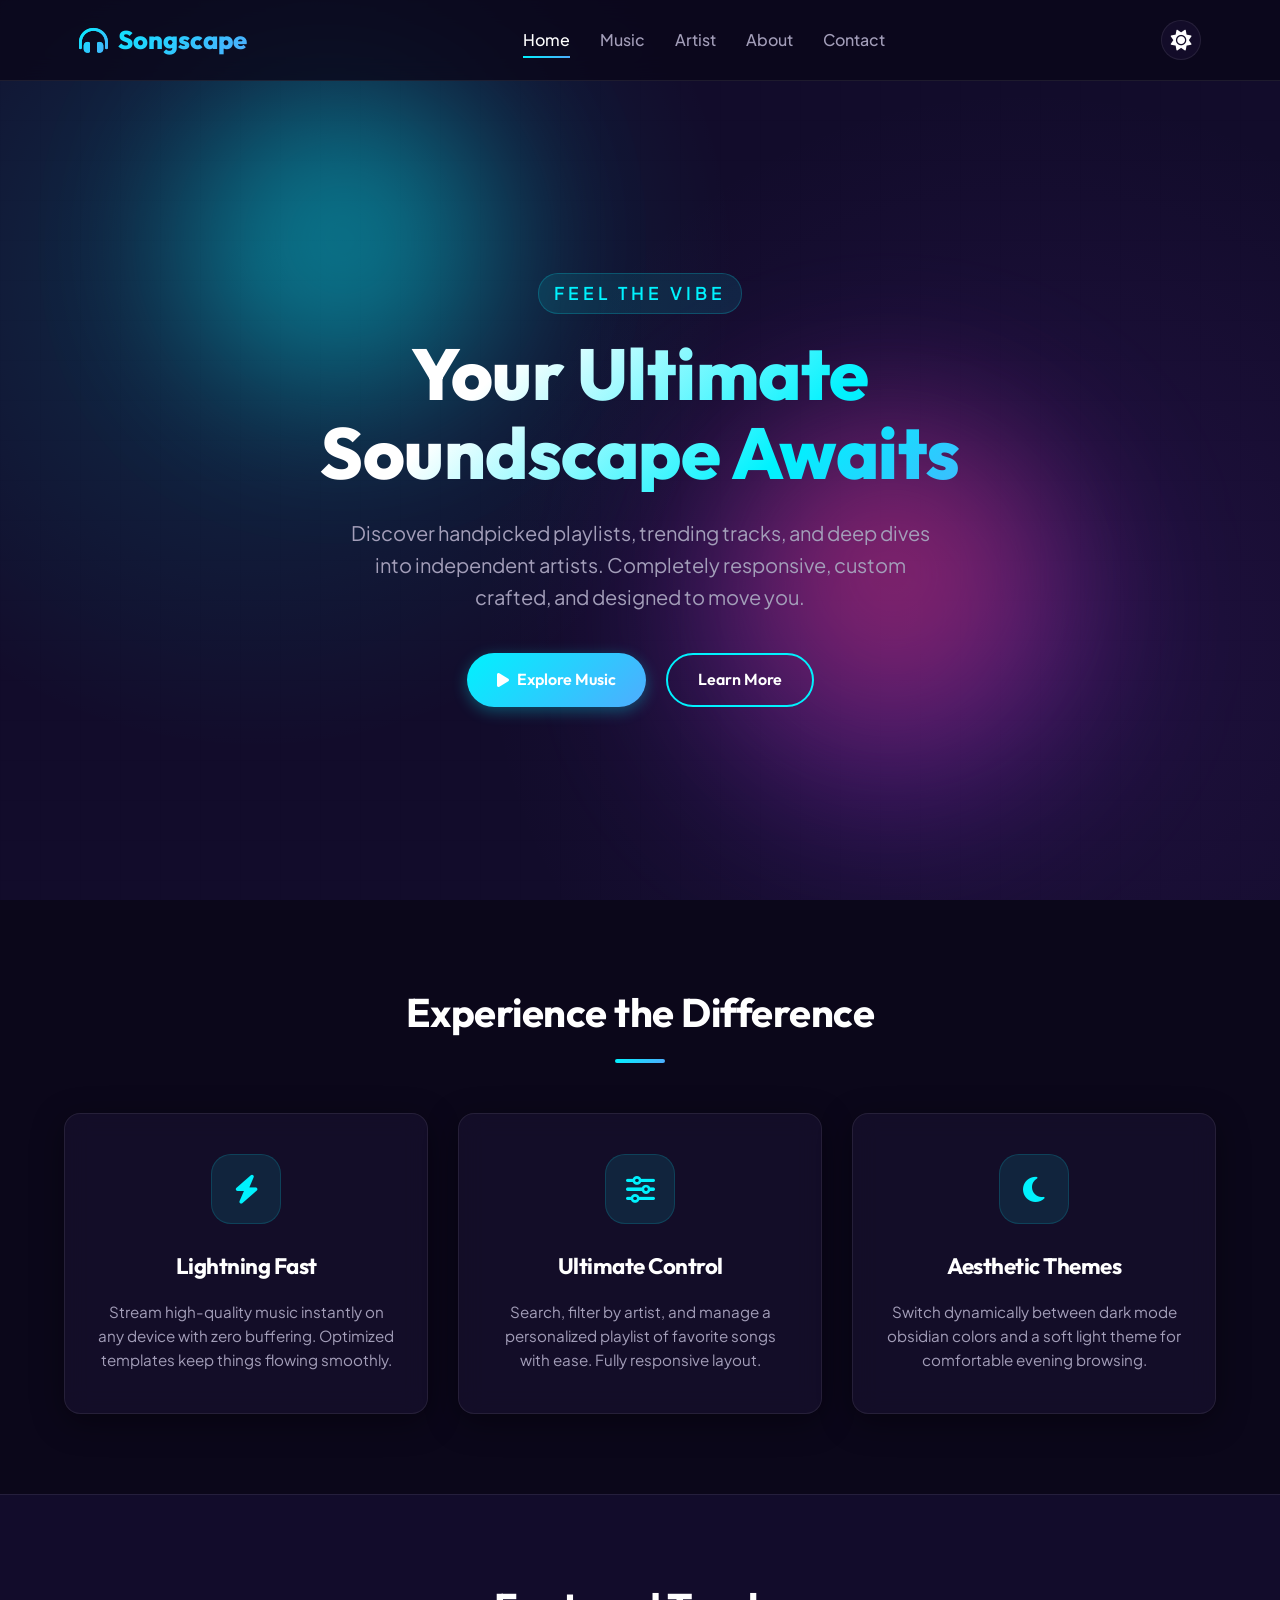
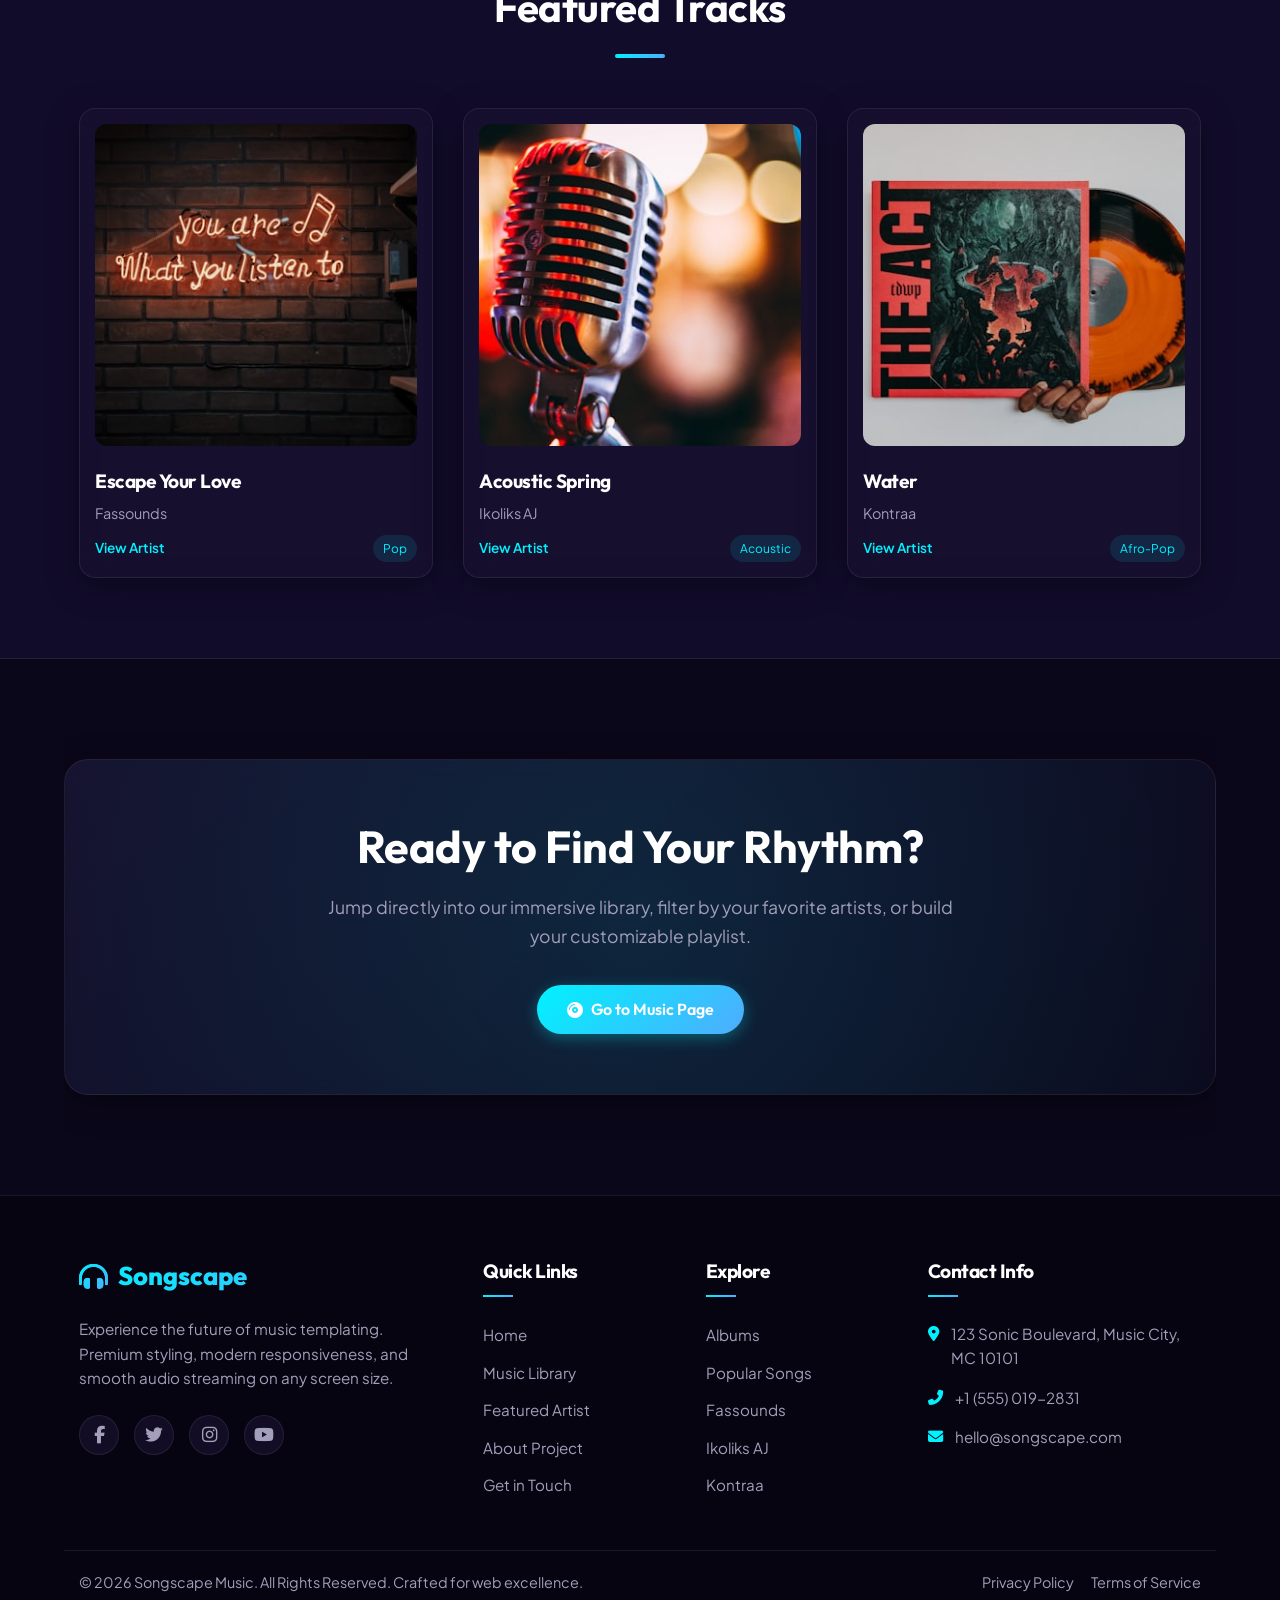
<file: index.html>
<!DOCTYPE html>
<html lang="en" data-theme="dark">
<head>
    <meta charset="UTF-8">
    <meta name="viewport" content="width=device-width, initial-scale=1.0">
    <meta name="description" content="Welcome to Songscape - A premium responsive music website template. Explore popular songs, album details, and artist bios.">
    <title>Songscape - Discover Your Sound</title>
    <!-- Font Awesome for Icons -->
    <link rel="stylesheet" href="https://cdnjs.cloudflare.com/ajax/libs/font-awesome/6.4.0/css/all.min.css">
    <!-- Global CSS -->
    <link rel="stylesheet" href="css/style.css">
    <!-- Home Page CSS -->
    <link rel="stylesheet" href="css/home.css">
</head>
<body>

    <!-- Header Navbar -->
    <header>
        <div class="container nav-container">
            <a href="index.html" class="logo">
                <i class="fas fa-headphones-alt"></i>
                <span>Songscape</span>
            </a>
            
            <nav class="nav-menu">
                <a href="index.html" class="nav-link">Home</a>
                <a href="music.html" class="nav-link">Music</a>
                <a href="artist.html" class="nav-link">Artist</a>
                <a href="about.html" class="nav-link">About</a>
                <a href="contact.html" class="nav-link">Contact</a>
            </nav>

            <div class="nav-actions">
                <button id="theme-toggle" class="theme-toggle-btn" aria-label="Toggle theme">
                    <i class="fas fa-sun"></i>
                </button>
                <button class="hamburger" aria-label="Open navigation menu">
                    <i class="fas fa-bars"></i>
                </button>
            </div>
        </div>
    </header>

    <!-- Main Content -->
    <main>
        <!-- Hero Banner Section -->
        <section class="hero">
            <div class="hero-bg">
                <div class="floating-orb orb-1"></div>
                <div class="floating-orb orb-2"></div>
                <div class="floating-orb orb-3"></div>
            </div>
            
            <div class="container hero-content">
                <span class="hero-tagline">Feel the Vibe</span>
                <h1 class="hero-title">Your Ultimate Soundscape Awaits</h1>
                <p class="hero-description">
                    Discover handpicked playlists, trending tracks, and deep dives into independent artists. Completely responsive, custom crafted, and designed to move you.
                </p>
                <div class="hero-buttons">
                    <a href="music.html" class="btn btn-primary">
                        <i class="fas fa-play"></i> Explore Music
                    </a>
                    <a href="about.html" class="btn btn-secondary">Learn More</a>
                </div>
            </div>
        </section>

        <!-- Feature Highlights Section -->
        <section class="section container">
            <h2 class="section-title">Experience the Difference</h2>
            <div class="features-grid">
                <!-- Feature 1 -->
                <div class="feature-card glass-card">
                    <div class="feature-icon">
                        <i class="fas fa-bolt"></i>
                    </div>
                    <h3>Lightning Fast</h3>
                    <p>Stream high-quality music instantly on any device with zero buffering. Optimized templates keep things flowing smoothly.</p>
                </div>
                <!-- Feature 2 -->
                <div class="feature-card glass-card">
                    <div class="feature-icon">
                        <i class="fas fa-sliders-h"></i>
                    </div>
                    <h3>Ultimate Control</h3>
                    <p>Search, filter by artist, and manage a personalized playlist of favorite songs with ease. Fully responsive layout.</p>
                </div>
                <!-- Feature 3 -->
                <div class="feature-card glass-card">
                    <div class="feature-icon">
                        <i class="fas fa-moon"></i>
                    </div>
                    <h3>Aesthetic Themes</h3>
                    <p>Switch dynamically between dark mode obsidian colors and a soft light theme for comfortable evening browsing.</p>
                </div>
            </div>
        </section>

        <!-- Featured Tracks Section -->
        <section class="section" style="background-color: var(--bg-secondary); border-top: 1px solid var(--border-color); border-bottom: 1px solid var(--border-color);">
            <div class="container">
                <h2 class="section-title">Featured Tracks</h2>
                
                <div class="featured-music-grid">
                    <!-- Song Card 1 -->
                    <div class="featured-card glass-card">
                        <div class="featured-img-container">
                            <img src="images/covers/retro_drive.jpg" alt="Escape Your Love" onerror="this.src='https://images.unsplash.com/photo-1614613535308-eb5fbd3d2c17?w=500&q=80'">
                            <div class="featured-overlay">
                                <a href="music.html?play=1" class="play-hover-btn" aria-label="Play song">
                                    <i class="fas fa-play"></i>
                                </a>
                            </div>
                        </div>
                        <div class="featured-info">
                            <h3>Escape Your Love</h3>
                            <p>Fassounds</p>
                            <div class="featured-action">
                                <a href="artist.html?id=1" class="view-artist-btn">View Artist</a>
                                <span class="badge" style="background: rgba(var(--accent-rgb), 0.1); padding: 4px 10px; border-radius: 20px; font-size: 0.75rem; color: var(--accent);">Pop</span>
                            </div>
                        </div>
                    </div>

                    <!-- Song Card 2 -->
                    <div class="featured-card glass-card">
                        <div class="featured-img-container">
                            <img src="images/covers/acoustic_whispers.jpg" alt="Acoustic Spring" onerror="this.src='https://images.unsplash.com/photo-1511671782779-c97d3d27a1d4?w=500&q=80'">
                            <div class="featured-overlay">
                                <a href="music.html?play=2" class="play-hover-btn" aria-label="Play song">
                                    <i class="fas fa-play"></i>
                                </a>
                            </div>
                        </div>
                        <div class="featured-info">
                            <h3>Acoustic Spring</h3>
                            <p>Ikoliks AJ</p>
                            <div class="featured-action">
                                <a href="artist.html?id=2" class="view-artist-btn">View Artist</a>
                                <span class="badge" style="background: rgba(var(--accent-rgb), 0.1); padding: 4px 10px; border-radius: 20px; font-size: 0.75rem; color: var(--accent);">Acoustic</span>
                            </div>
                        </div>
                    </div>

                    <!-- Song Card 3 -->
                    <div class="featured-card glass-card">
                        <div class="featured-img-container">
                            <img src="images/covers/nebula_dream.jpg" alt="Water" onerror="this.src='https://images.unsplash.com/photo-1508700115892-45ecd05ae2ad?w=500&q=80'">
                            <div class="featured-overlay">
                                <a href="music.html?play=3" class="play-hover-btn" aria-label="Play song">
                                    <i class="fas fa-play"></i>
                                </a>
                            </div>
                        </div>
                        <div class="featured-info">
                            <h3>Water</h3>
                            <p>Kontraa</p>
                            <div class="featured-action">
                                <a href="artist.html?id=3" class="view-artist-btn">View Artist</a>
                                <span class="badge" style="background: rgba(var(--accent-rgb), 0.1); padding: 4px 10px; border-radius: 20px; font-size: 0.75rem; color: var(--accent);">Afro-Pop</span>
                            </div>
                        </div>
                    </div>
                </div>
            </div>
        </section>

        <!-- CTA Section -->
        <section class="section container cta">
            <div class="cta-card glass-card">
                <div class="cta-content">
                    <h2>Ready to Find Your Rhythm?</h2>
                    <p>Jump directly into our immersive library, filter by your favorite artists, or build your customizable playlist.</p>
                    <a href="music.html" class="btn btn-primary">
                        <i class="fas fa-compact-disc"></i> Go to Music Page
                    </a>
                </div>
            </div>
        </section>
    </main>

    <!-- Footer -->
    <footer>
        <div class="container footer-grid">
            <div class="footer-brand">
                <a href="index.html" class="logo">
                    <i class="fas fa-headphones-alt"></i>
                    <span>Songscape</span>
                </a>
                <p>Experience the future of music templating. Premium styling, modern responsiveness, and smooth audio streaming on any screen size.</p>
                <div class="footer-socials">
                    <a href="#" aria-label="Facebook"><i class="fab fa-facebook-f"></i></a>
                    <a href="#" aria-label="Twitter"><i class="fab fa-twitter"></i></a>
                    <a href="#" aria-label="Instagram"><i class="fab fa-instagram"></i></a>
                    <a href="#" aria-label="Youtube"><i class="fab fa-youtube"></i></a>
                </div>
            </div>
            
            <div class="footer-col">
                <h4>Quick Links</h4>
                <ul class="footer-links">
                    <li><a href="index.html">Home</a></li>
                    <li><a href="music.html">Music Library</a></li>
                    <li><a href="artist.html">Featured Artist</a></li>
                    <li><a href="about.html">About Project</a></li>
                    <li><a href="contact.html">Get in Touch</a></li>
                </ul>
            </div>

            <div class="footer-col">
                <h4>Explore</h4>
                <ul class="footer-links">
                    <li><a href="music.html">Albums</a></li>
                    <li><a href="music.html">Popular Songs</a></li>
                    <li><a href="artist.html?id=1">Fassounds</a></li>
                    <li><a href="artist.html?id=2">Ikoliks AJ</a></li>
                    <li><a href="artist.html?id=3">Kontraa</a></li>
                </ul>
            </div>

            <div class="footer-col">
                <h4>Contact Info</h4>
                <ul class="footer-contact-info">
                    <li>
                        <i class="fas fa-map-marker-alt"></i>
                        <span>123 Sonic Boulevard, Music City, MC 10101</span>
                    </li>
                    <li>
                        <i class="fas fa-phone-alt"></i>
                        <span>+1 (555) 019-2831</span>
                    </li>
                    <li>
                        <i class="fas fa-envelope"></i>
                        <span>hello@songscape.com</span>
                    </li>
                </ul>
            </div>
        </div>

        <div class="container footer-bottom">
            <p>&copy; 2026 Songscape Music. All Rights Reserved. Crafted for web excellence.</p>
            <div class="footer-bottom-links">
                <a href="#" style="margin-right: 15px;">Privacy Policy</a>
                <a href="#">Terms of Service</a>
            </div>
        </div>
    </footer>

    <!-- Shared Main JavaScript -->
    <script src="js/main.js"></script>
</body>
</html>
</file>
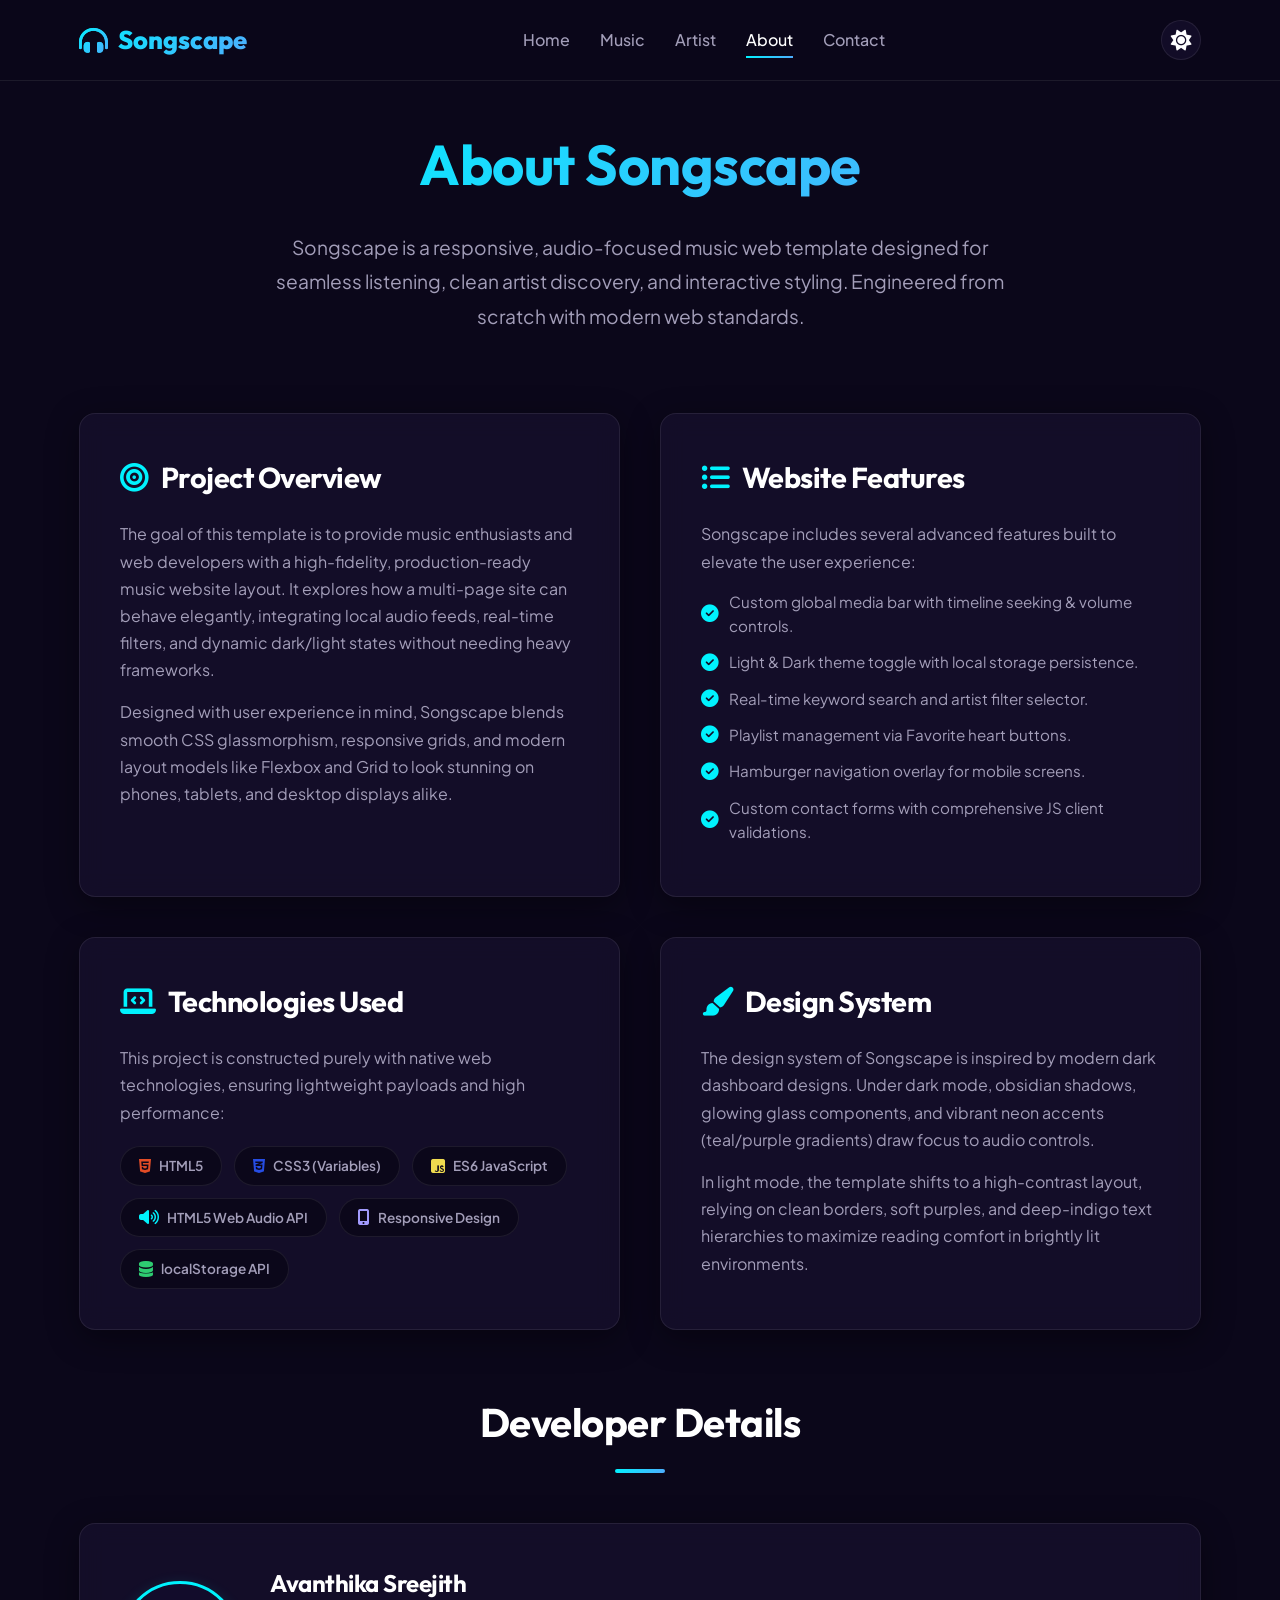
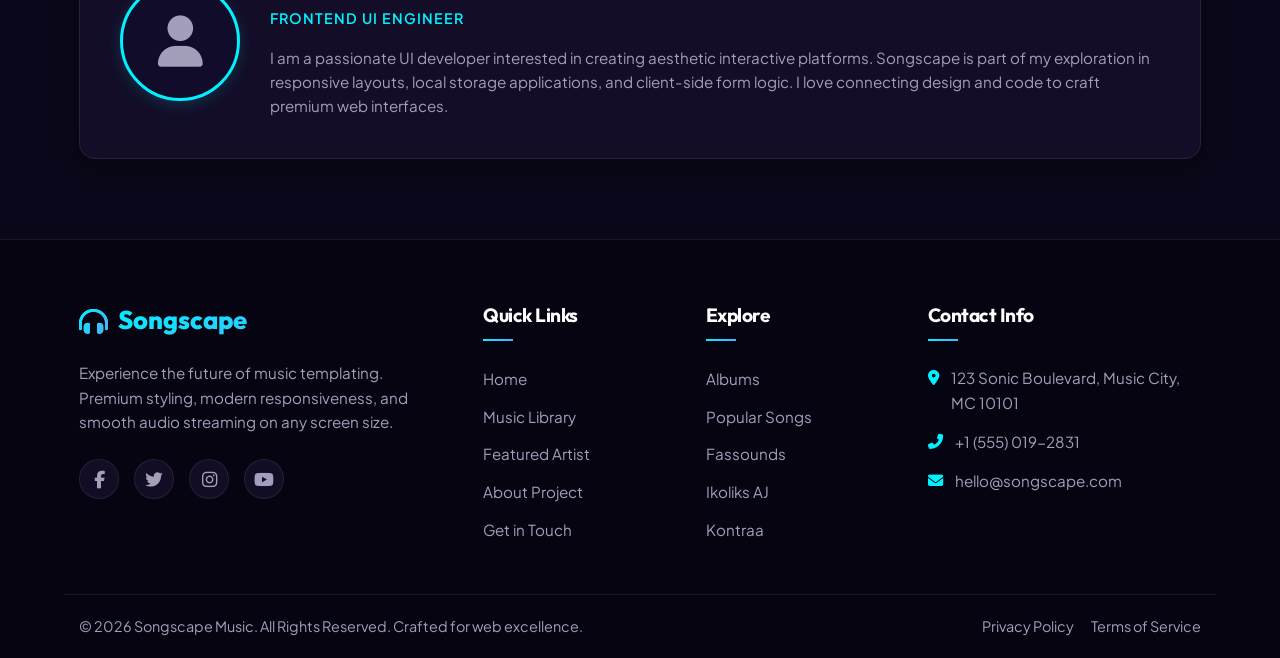
<file: about.html>
<!DOCTYPE html>
<html lang="en" data-theme="dark">
<head>
    <meta charset="UTF-8">
    <meta name="viewport" content="width=device-width, initial-scale=1.0">
    <meta name="description" content="About Songscape - Learn more about our web project, design guidelines, streaming features, technologies used, and the development team.">
    <title>Songscape - About Project</title>
    <!-- Font Awesome for Icons -->
    <link rel="stylesheet" href="https://cdnjs.cloudflare.com/ajax/libs/font-awesome/6.4.0/css/all.min.css">
    <!-- Global CSS -->
    <link rel="stylesheet" href="css/style.css">
    <!-- About Page CSS -->
    <link rel="stylesheet" href="css/about.css">
</head>
<body>

    <!-- Header Navbar -->
    <header>
        <div class="container nav-container">
            <a href="index.html" class="logo">
                <i class="fas fa-headphones-alt"></i>
                <span>Songscape</span>
            </a>
            
            <nav class="nav-menu">
                <a href="index.html" class="nav-link">Home</a>
                <a href="music.html" class="nav-link">Music</a>
                <a href="artist.html" class="nav-link">Artist</a>
                <a href="about.html" class="nav-link">About</a>
                <a href="contact.html" class="nav-link">Contact</a>
            </nav>

            <div class="nav-actions">
                <button id="theme-toggle" class="theme-toggle-btn" aria-label="Toggle theme">
                    <i class="fas fa-sun"></i>
                </button>
                <button class="hamburger" aria-label="Open navigation menu">
                    <i class="fas fa-bars"></i>
                </button>
            </div>
        </div>
    </header>

    <!-- Main Content -->
    <main class="about-layout">
        <div class="container">
            
            <!-- Hero section -->
            <div class="about-hero">
                <h1>About Songscape</h1>
                <p>Songscape is a responsive, audio-focused music web template designed for seamless listening, clean artist discovery, and interactive styling. Engineered from scratch with modern web standards.</p>
            </div>

            <!-- Two-column grid -->
            <div class="about-grid">
                <!-- Card 1: Project Overview -->
                <div class="about-card glass-card">
                    <h2><i class="fas fa-bullseye"></i> Project Overview</h2>
                    <p>The goal of this template is to provide music enthusiasts and web developers with a high-fidelity, production-ready music website layout. It explores how a multi-page site can behave elegantly, integrating local audio feeds, real-time filters, and dynamic dark/light states without needing heavy frameworks.</p>
                    <p>Designed with user experience in mind, Songscape blends smooth CSS glassmorphism, responsive grids, and modern layout models like Flexbox and Grid to look stunning on phones, tablets, and desktop displays alike.</p>
                </div>

                <!-- Card 2: Features -->
                <div class="about-card glass-card">
                    <h2><i class="fas fa-list-ul"></i> Website Features</h2>
                    <p>Songscape includes several advanced features built to elevate the user experience:</p>
                    <ul class="about-features-list">
                        <li><i class="fas fa-check-circle"></i> Custom global media bar with timeline seeking & volume controls.</li>
                        <li><i class="fas fa-check-circle"></i> Light & Dark theme toggle with local storage persistence.</li>
                        <li><i class="fas fa-check-circle"></i> Real-time keyword search and artist filter selector.</li>
                        <li><i class="fas fa-check-circle"></i> Playlist management via Favorite heart buttons.</li>
                        <li><i class="fas fa-check-circle"></i> Hamburger navigation overlay for mobile screens.</li>
                        <li><i class="fas fa-check-circle"></i> Custom contact forms with comprehensive JS client validations.</li>
                    </ul>
                </div>

                <!-- Card 3: Technologies Used -->
                <div class="about-card glass-card">
                    <h2><i class="fas fa-laptop-code"></i> Technologies Used</h2>
                    <p>This project is constructed purely with native web technologies, ensuring lightweight payloads and high performance:</p>
                    
                    <div class="tech-badges">
                        <div class="tech-badge"><i class="fab fa-html5" style="color: #e34c26;"></i> HTML5</div>
                        <div class="tech-badge"><i class="fab fa-css3-alt" style="color: #264de4;"></i> CSS3 (Variables)</div>
                        <div class="tech-badge"><i class="fab fa-js-square" style="color: #f0db4f;"></i> ES6 JavaScript</div>
                        <div class="tech-badge"><i class="fas fa-volume-up" style="color: #00f2fe;"></i> HTML5 Web Audio API</div>
                        <div class="tech-badge"><i class="fas fa-mobile-alt" style="color: #a29bfe;"></i> Responsive Design</div>
                        <div class="tech-badge"><i class="fas fa-database" style="color: #2ecc71;"></i> localStorage API</div>
                    </div>
                </div>

                <!-- Card 4: Design Aesthetics -->
                <div class="about-card glass-card">
                    <h2><i class="fas fa-paint-brush"></i> Design System</h2>
                    <p>The design system of Songscape is inspired by modern dark dashboard designs. Under dark mode, obsidian shadows, glowing glass components, and vibrant neon accents (teal/purple gradients) draw focus to audio controls.</p>
                    <p>In light mode, the template shifts to a high-contrast layout, relying on clean borders, soft purples, and deep-indigo text hierarchies to maximize reading comfort in brightly lit environments.</p>
                </div>
            </div>

            <!-- Developer Details Section -->
            <h2 class="section-title">Developer Details</h2>
            <div class="developer-card glass-card">
                <div class="dev-avatar">
                    <i class="fas fa-user"></i>
                </div>
                <div class="dev-info">
                    <h3>Avanthika Sreejith</h3>
                    <div class="dev-role">Frontend UI Engineer</div>
                    <p>I am a passionate UI developer interested in creating aesthetic interactive platforms. Songscape is part of my exploration in responsive layouts, local storage applications, and client-side form logic. I love connecting design and code to craft premium web interfaces.</p>
                </div>
            </div>

        </div>
    </main>

    <!-- Footer -->
    <footer>
        <div class="container footer-grid">
            <div class="footer-brand">
                <a href="index.html" class="logo">
                    <i class="fas fa-headphones-alt"></i>
                    <span>Songscape</span>
                </a>
                <p>Experience the future of music templating. Premium styling, modern responsiveness, and smooth audio streaming on any screen size.</p>
                <div class="footer-socials">
                    <a href="#" aria-label="Facebook"><i class="fab fa-facebook-f"></i></a>
                    <a href="#" aria-label="Twitter"><i class="fab fa-twitter"></i></a>
                    <a href="#" aria-label="Instagram"><i class="fab fa-instagram"></i></a>
                    <a href="#" aria-label="Youtube"><i class="fab fa-youtube"></i></a>
                </div>
            </div>
            
            <div class="footer-col">
                <h4>Quick Links</h4>
                <ul class="footer-links">
                    <li><a href="index.html">Home</a></li>
                    <li><a href="music.html">Music Library</a></li>
                    <li><a href="artist.html">Featured Artist</a></li>
                    <li><a href="about.html">About Project</a></li>
                    <li><a href="contact.html">Get in Touch</a></li>
                </ul>
            </div>

            <div class="footer-col">
                <h4>Explore</h4>
                <ul class="footer-links">
                    <li><a href="music.html">Albums</a></li>
                    <li><a href="music.html">Popular Songs</a></li>
                    <li><a href="artist.html?id=1">Fassounds</a></li>
                    <li><a href="artist.html?id=2">Ikoliks AJ</a></li>
                    <li><a href="artist.html?id=3">Kontraa</a></li>
                </ul>
            </div>

            <div class="footer-col">
                <h4>Contact Info</h4>
                <ul class="footer-contact-info">
                    <li>
                        <i class="fas fa-map-marker-alt"></i>
                        <span>123 Sonic Boulevard, Music City, MC 10101</span>
                    </li>
                    <li>
                        <i class="fas fa-phone-alt"></i>
                        <span>+1 (555) 019-2831</span>
                    </li>
                    <li>
                        <i class="fas fa-envelope"></i>
                        <span>hello@songscape.com</span>
                    </li>
                </ul>
            </div>
        </div>

        <div class="container footer-bottom">
            <p>&copy; 2026 Songscape Music. All Rights Reserved. Crafted for web excellence.</p>
            <div class="footer-bottom-links">
                <a href="#" style="margin-right: 15px;">Privacy Policy</a>
                <a href="#">Terms of Service</a>
            </div>
        </div>
    </footer>

    <!-- Shared Main JavaScript -->
    <script src="js/main.js"></script>
</body>
</html>
</file>
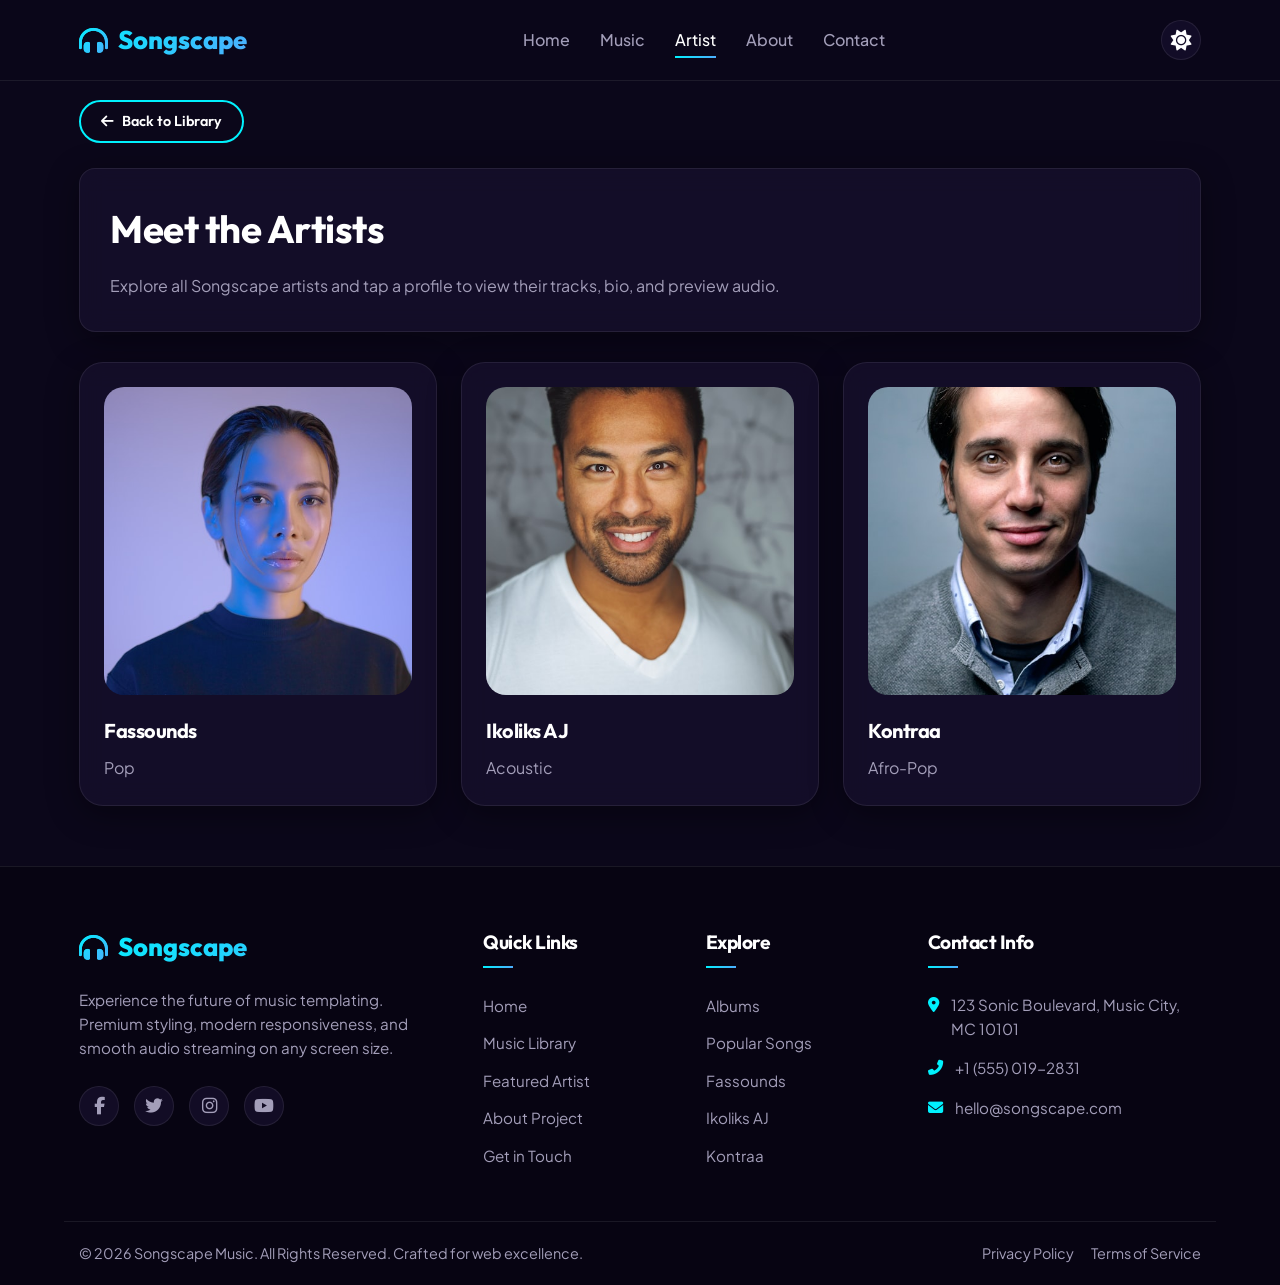
<file: artist.html>
<!DOCTYPE html>
<html lang="en" data-theme="dark">
<head>
    <meta charset="UTF-8">
    <meta name="viewport" content="width=device-width, initial-scale=1.0">
    <meta name="description" content="Artist Details Page - Songscape. View the artist biography, list of popular songs, contact details, and follow their social channels.">
    <title>Songscape - Artist Profile</title>
    <!-- Font Awesome for Icons -->
    <link rel="stylesheet" href="https://cdnjs.cloudflare.com/ajax/libs/font-awesome/6.4.0/css/all.min.css">
    <!-- Global CSS -->
    <link rel="stylesheet" href="css/style.css">
    <!-- Artist Page CSS -->
    <link rel="stylesheet" href="css/artist.css">
</head>
<body>

    <!-- Header Navbar -->
    <header>
        <div class="container nav-container">
            <a href="index.html" class="logo">
                <i class="fas fa-headphones-alt"></i>
                <span>Songscape</span>
            </a>
            
            <nav class="nav-menu">
                <a href="index.html" class="nav-link">Home</a>
                <a href="music.html" class="nav-link">Music</a>
                <a href="artist.html" class="nav-link">Artist</a>
                <a href="about.html" class="nav-link">About</a>
                <a href="contact.html" class="nav-link">Contact</a>
            </nav>

            <div class="nav-actions">
                <button id="theme-toggle" class="theme-toggle-btn" aria-label="Toggle theme">
                    <i class="fas fa-sun"></i>
                </button>
                <button class="hamburger" aria-label="Open navigation menu">
                    <i class="fas fa-bars"></i>
                </button>
            </div>
        </div>
    </header>

    <!-- Main Content Dynamic Container -->
    <main class="artist-layout">
        <div class="container">
            <!-- Back to Music Button -->
            <div style="margin-bottom: 25px;">
                <a href="music.html" class="btn btn-secondary" style="padding: 8px 20px; font-size: 0.9rem;">
                    <i class="fas fa-arrow-left"></i> Back to Library
                </a>
            </div>

            <!-- This container will be populated dynamically by artist.js -->
            <div id="artist-details-container">
                <div style="text-align: center; padding: 100px 0;">
                    <i class="fas fa-spinner fa-spin" style="font-size: 3rem; color: var(--accent); margin-bottom: 20px;"></i>
                    <p>Loading artist details...</p>
                </div>
            </div>
        </div>
    </main>

    <!-- Footer -->
    <footer>
        <div class="container footer-grid">
            <div class="footer-brand">
                <a href="index.html" class="logo">
                    <i class="fas fa-headphones-alt"></i>
                    <span>Songscape</span>
                </a>
                <p>Experience the future of music templating. Premium styling, modern responsiveness, and smooth audio streaming on any screen size.</p>
                <div class="footer-socials">
                    <a href="#" aria-label="Facebook"><i class="fab fa-facebook-f"></i></a>
                    <a href="#" aria-label="Twitter"><i class="fab fa-twitter"></i></a>
                    <a href="#" aria-label="Instagram"><i class="fab fa-instagram"></i></a>
                    <a href="#" aria-label="Youtube"><i class="fab fa-youtube"></i></a>
                </div>
            </div>
            
            <div class="footer-col">
                <h4>Quick Links</h4>
                <ul class="footer-links">
                    <li><a href="index.html">Home</a></li>
                    <li><a href="music.html">Music Library</a></li>
                    <li><a href="artist.html">Featured Artist</a></li>
                    <li><a href="about.html">About Project</a></li>
                    <li><a href="contact.html">Get in Touch</a></li>
                </ul>
            </div>

            <div class="footer-col">
                <h4>Explore</h4>
                <ul class="footer-links">
                    <li><a href="music.html">Albums</a></li>
                    <li><a href="music.html">Popular Songs</a></li>
                    <li><a href="artist.html?id=1">Fassounds</a></li>
                    <li><a href="artist.html?id=2">Ikoliks AJ</a></li>
                    <li><a href="artist.html?id=3">Kontraa</a></li>
                </ul>
            </div>

            <div class="footer-col">
                <h4>Contact Info</h4>
                <ul class="footer-contact-info">
                    <li>
                        <i class="fas fa-map-marker-alt"></i>
                        <span>123 Sonic Boulevard, Music City, MC 10101</span>
                    </li>
                    <li>
                        <i class="fas fa-phone-alt"></i>
                        <span>+1 (555) 019-2831</span>
                    </li>
                    <li>
                        <i class="fas fa-envelope"></i>
                        <span>hello@songscape.com</span>
                    </li>
                </ul>
            </div>
        </div>

        <div class="container footer-bottom">
            <p>&copy; 2026 Songscape Music. All Rights Reserved. Crafted for web excellence.</p>
            <div class="footer-bottom-links">
                <a href="#" style="margin-right: 15px;">Privacy Policy</a>
                <a href="#">Terms of Service</a>
            </div>
        </div>
    </footer>

    <!-- HTML5 Audio Element for Sidebar Player -->
    <audio id="artist-audio-element" preload="auto"></audio>

    <!-- Shared Main JavaScript -->
    <script src="js/main.js?v=11"></script>
    <!-- Artist Page JavaScript -->
    <script src="js/artist.js?v=11"></script>
</body>
</html>
</file>
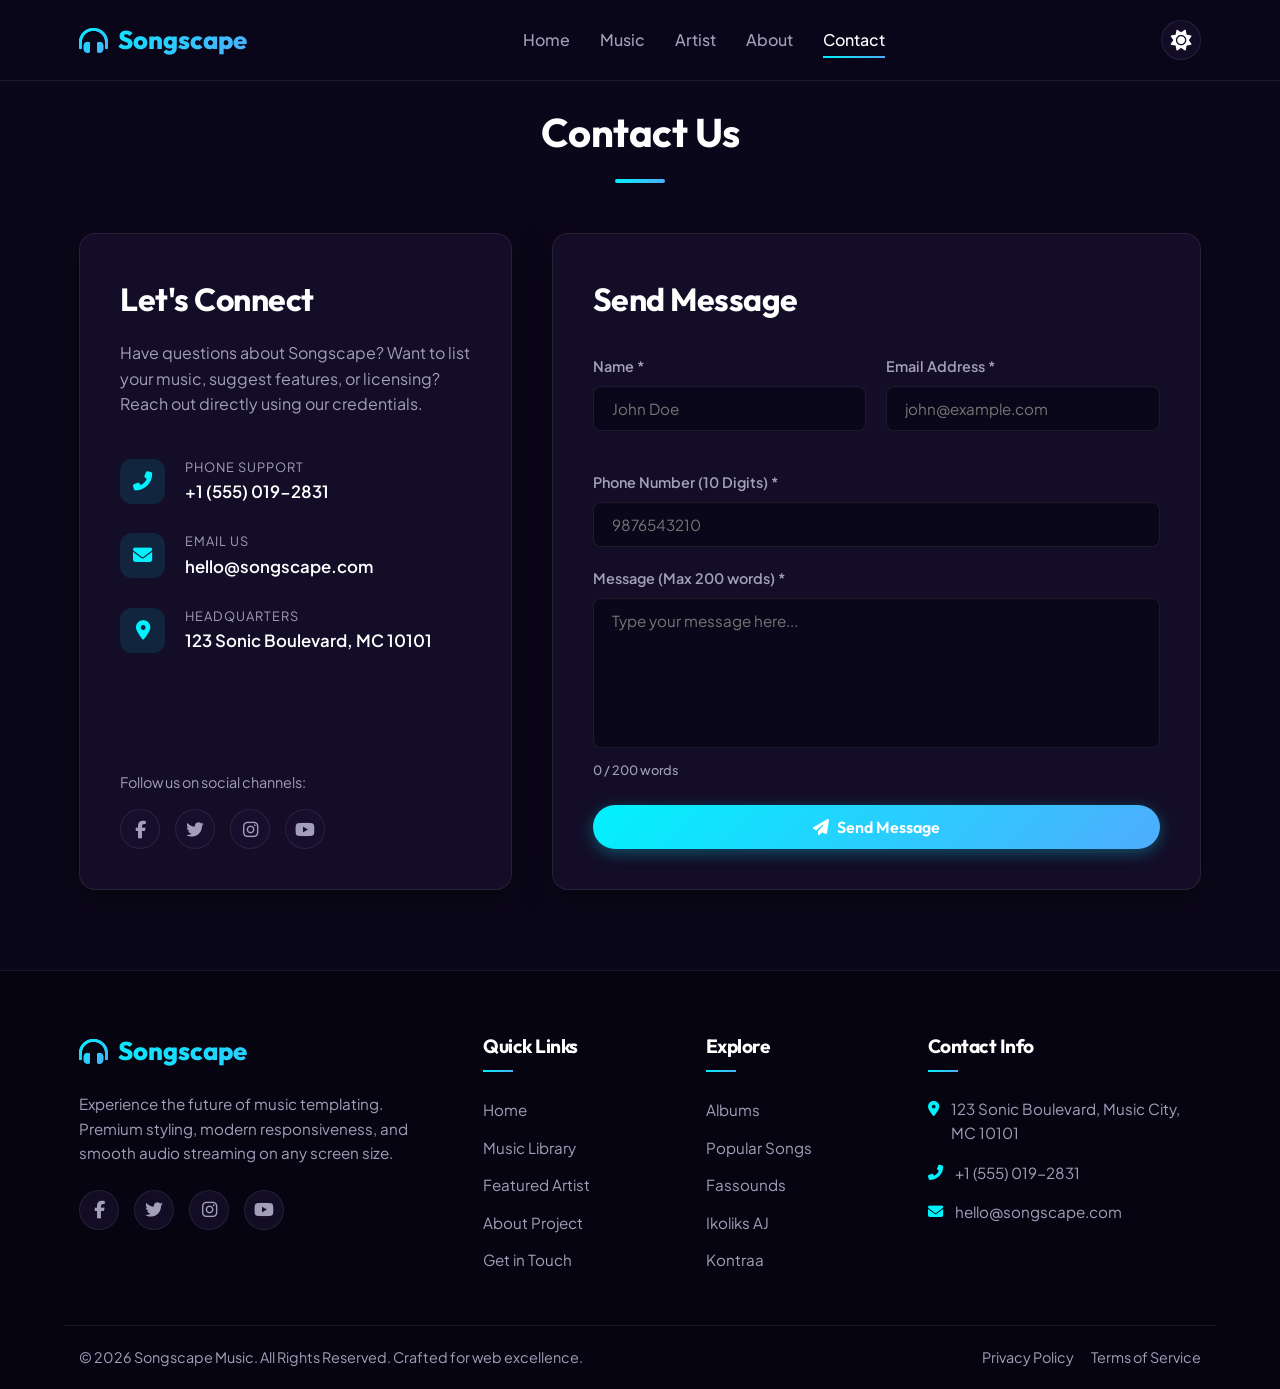
<file: contact.html>
<!DOCTYPE html>
<html lang="en" data-theme="dark">
<head>
    <meta charset="UTF-8">
    <meta name="viewport" content="width=device-width, initial-scale=1.0">
    <meta name="description" content="Contact Songscape - Get in touch with our team. Use our validated contact form for queries, licensing, or feedback.">
    <title>Songscape - Get in Touch</title>
    <!-- Font Awesome for Icons -->
    <link rel="stylesheet" href="https://cdnjs.cloudflare.com/ajax/libs/font-awesome/6.4.0/css/all.min.css">
    <!-- Global CSS -->
    <link rel="stylesheet" href="css/style.css">
    <!-- Contact Page CSS -->
    <link rel="stylesheet" href="css/contact.css">
</head>
<body>

    <!-- Header Navbar -->
    <header>
        <div class="container nav-container">
            <a href="index.html" class="logo">
                <i class="fas fa-headphones-alt"></i>
                <span>Songscape</span>
            </a>
            
            <nav class="nav-menu">
                <a href="index.html" class="nav-link">Home</a>
                <a href="music.html" class="nav-link">Music</a>
                <a href="artist.html" class="nav-link">Artist</a>
                <a href="about.html" class="nav-link">About</a>
                <a href="contact.html" class="nav-link">Contact</a>
            </nav>

            <div class="nav-actions">
                <button id="theme-toggle" class="theme-toggle-btn" aria-label="Toggle theme">
                    <i class="fas fa-sun"></i>
                </button>
                <button class="hamburger" aria-label="Open navigation menu">
                    <i class="fas fa-bars"></i>
                </button>
            </div>
        </div>
    </header>

    <!-- Main Content -->
    <main class="contact-layout">
        <div class="container">
            <h1 class="section-title">Contact Us</h1>

            <div class="contact-grid">
                <!-- Left Column: Contact info details -->
                <div class="contact-info-card glass-card">
                    <div>
                        <h2>Let's Connect</h2>
                        <p>Have questions about Songscape? Want to list your music, suggest features, or licensing? Reach out directly using our credentials.</p>
                        
                        <ul class="contact-details-list">
                            <li>
                                <i class="fas fa-phone-alt"></i>
                                <div>
                                    <span class="info-title">Phone Support</span>
                                    <span class="info-desc">+1 (555) 019-2831</span>
                                </div>
                            </li>
                            <li>
                                <i class="fas fa-envelope"></i>
                                <div>
                                    <span class="info-title">Email Us</span>
                                    <span class="info-desc">hello@songscape.com</span>
                                </div>
                            </li>
                            <li>
                                <i class="fas fa-map-marker-alt"></i>
                                <div>
                                    <span class="info-title">Headquarters</span>
                                    <span class="info-desc">123 Sonic Boulevard, MC 10101</span>
                                </div>
                            </li>
                        </ul>
                    </div>

                    <div style="margin-top: 30px;">
                        <p style="margin-bottom: 15px; font-size: 0.9rem;">Follow us on social channels:</p>
                        <div class="footer-socials">
                            <a href="#" aria-label="Facebook"><i class="fab fa-facebook-f"></i></a>
                            <a href="#" aria-label="Twitter"><i class="fab fa-twitter"></i></a>
                            <a href="#" aria-label="Instagram"><i class="fab fa-instagram"></i></a>
                            <a href="#" aria-label="Youtube"><i class="fab fa-youtube"></i></a>
                        </div>
                    </div>
                </div>

                <!-- Right Column: Interactive Form -->
                <div class="contact-form-card glass-card">
                    <h2>Send Message</h2>
                    
                    <form id="contact-form" novalidate>
                        <!-- Form row for Name and Email -->
                        <div class="form-group-row">
                            <!-- Name -->
                            <div class="form-group" id="group-name">
                                <label for="form-name">Name *</label>
                                <input type="text" id="form-name" placeholder="John Doe">
                                <div class="form-error-msg" id="error-name">Name is required.</div>
                            </div>
                            
                            <!-- Email -->
                            <div class="form-group" id="group-email">
                                <label for="form-email">Email Address *</label>
                                <input type="email" id="form-email" placeholder="john@example.com">
                                <div class="form-error-msg" id="error-email">Please enter a valid email.</div>
                            </div>
                        </div>

                        <!-- Phone Number -->
                        <div class="form-group" id="group-phone">
                            <label for="form-phone">Phone Number (10 Digits) *</label>
                            <input type="tel" id="form-phone" placeholder="9876543210" maxlength="10">
                            <div class="form-error-msg" id="error-phone">Phone must be exactly 10 digits (numeric only).</div>
                        </div>

                        <!-- Message -->
                        <div class="form-group full-width" id="group-message">
                            <label for="form-message">Message (Max 200 words) *</label>
                            <textarea id="form-message" placeholder="Type your message here..."></textarea>
                            <div class="form-helper">
                                <span class="form-error-msg" id="error-message" style="margin-top: 0;">Message is required.</span>
                                <span class="word-counter" id="word-counter-display">0 / 200 words</span>
                            </div>
                        </div>

                        <!-- Submit Button -->
                        <button type="submit" class="btn btn-primary" style="width: 100%;">
                            <i class="fas fa-paper-plane"></i> Send Message
                        </button>
                    </form>
                </div>
            </div>

        </div>
    </main>

    <!-- Footer -->
    <footer>
        <div class="container footer-grid">
            <div class="footer-brand">
                <a href="index.html" class="logo">
                    <i class="fas fa-headphones-alt"></i>
                    <span>Songscape</span>
                </a>
                <p>Experience the future of music templating. Premium styling, modern responsiveness, and smooth audio streaming on any screen size.</p>
                <div class="footer-socials">
                    <a href="#" aria-label="Facebook"><i class="fab fa-facebook-f"></i></a>
                    <a href="#" aria-label="Twitter"><i class="fab fa-twitter"></i></a>
                    <a href="#" aria-label="Instagram"><i class="fab fa-instagram"></i></a>
                    <a href="#" aria-label="Youtube"><i class="fab fa-youtube"></i></a>
                </div>
            </div>
            
            <div class="footer-col">
                <h4>Quick Links</h4>
                <ul class="footer-links">
                    <li><a href="index.html">Home</a></li>
                    <li><a href="music.html">Music Library</a></li>
                    <li><a href="artist.html">Featured Artist</a></li>
                    <li><a href="about.html">About Project</a></li>
                    <li><a href="contact.html">Get in Touch</a></li>
                </ul>
            </div>

            <div class="footer-col">
                <h4>Explore</h4>
                <ul class="footer-links">
                    <li><a href="music.html">Albums</a></li>
                    <li><a href="music.html">Popular Songs</a></li>
                    <li><a href="artist.html?id=1">Fassounds</a></li>
                    <li><a href="artist.html?id=2">Ikoliks AJ</a></li>
                    <li><a href="artist.html?id=3">Kontraa</a></li>
                </ul>
            </div>

            <div class="footer-col">
                <h4>Contact Info</h4>
                <ul class="footer-contact-info">
                    <li>
                        <i class="fas fa-map-marker-alt"></i>
                        <span>123 Sonic Boulevard, Music City, MC 10101</span>
                    </li>
                    <li>
                        <i class="fas fa-phone-alt"></i>
                        <span>+1 (555) 019-2831</span>
                    </li>
                    <li>
                        <i class="fas fa-envelope"></i>
                        <span>hello@songscape.com</span>
                    </li>
                </ul>
            </div>
        </div>

        <div class="container footer-bottom">
            <p>&copy; 2026 Songscape Music. All Rights Reserved. Crafted for web excellence.</p>
            <div class="footer-bottom-links">
                <a href="#" style="margin-right: 15px;">Privacy Policy</a>
                <a href="#">Terms of Service</a>
            </div>
        </div>
    </footer>

    <!-- Shared Main JavaScript -->
    <script src="js/main.js"></script>
    <!-- Contact Validation JavaScript -->
    <script src="js/contact.js"></script>
</body>
</html>
</file>
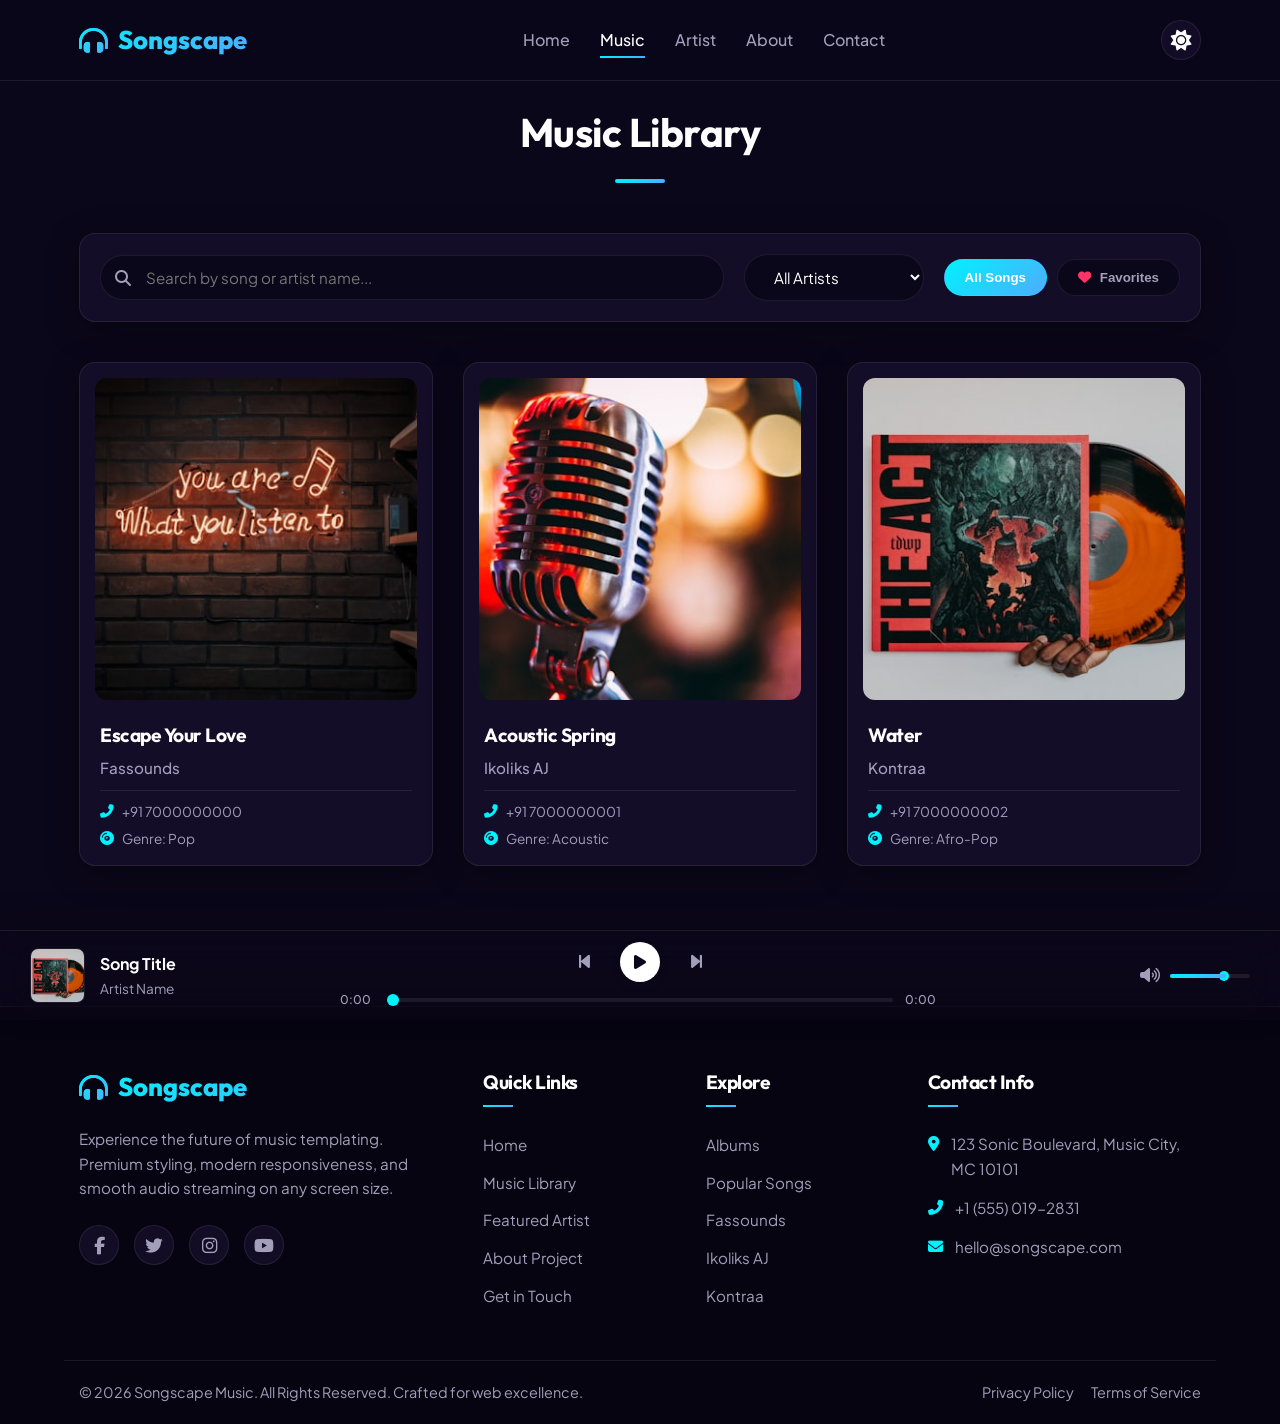
<file: music.html>
<!DOCTYPE html>
<html lang="en" data-theme="dark">
<head>
    <meta charset="UTF-8">
    <meta name="viewport" content="width=device-width, initial-scale=1.0">
    <meta name="description" content="Explore Songscape music library. Filter tracks by artist, search for songs, manage favorites, and listen using our floating media player.">
    <title>Songscape - Music Library</title>
    <!-- Font Awesome for Icons -->
    <link rel="stylesheet" href="https://cdnjs.cloudflare.com/ajax/libs/font-awesome/6.4.0/css/all.min.css">
    <!-- Global CSS -->
    <link rel="stylesheet" href="css/style.css">
    <!-- Music Page CSS -->
    <link rel="stylesheet" href="css/music.css">
</head>
<body>

    <!-- Header Navbar -->
    <header>
        <div class="container nav-container">
            <a href="index.html" class="logo">
                <i class="fas fa-headphones-alt"></i>
                <span>Songscape</span>
            </a>
            
            <nav class="nav-menu">
                <a href="index.html" class="nav-link">Home</a>
                <a href="music.html" class="nav-link">Music</a>
                <a href="artist.html" class="nav-link">Artist</a>
                <a href="about.html" class="nav-link">About</a>
                <a href="contact.html" class="nav-link">Contact</a>
            </nav>

            <div class="nav-actions">
                <button id="theme-toggle" class="theme-toggle-btn" aria-label="Toggle theme">
                    <i class="fas fa-sun"></i>
                </button>
                <button class="hamburger" aria-label="Open navigation menu">
                    <i class="fas fa-bars"></i>
                </button>
            </div>
        </div>
    </header>

    <!-- Main Content -->
    <main class="music-layout">
        <div class="container">
            <h1 class="section-title">Music Library</h1>

            <!-- Search, Filters, Tabs -->
            <div class="filter-bar glass-card">
                <!-- Search Box -->
                <div class="search-box">
                    <i class="fas fa-search"></i>
                    <input type="text" id="search-input" placeholder="Search by song or artist name...">
                </div>

                <!-- Artist Filter Dropdown -->
                <select id="artist-filter" class="filter-select">
                    <option value="">All Artists</option>
                    <!-- Options populated by JS -->
                </select>

                <!-- Favorites / All Songs Toggle -->
                <div class="playlist-tabs">
                    <button id="tab-all" class="tab-btn active">All Songs</button>
                    <button id="tab-favorites" class="tab-btn">
                        <i class="fas fa-heart" style="color: var(--heart-color); margin-right: 5px;"></i> Favorites
                    </button>
                </div>
            </div>

            <!-- Songs Grid -->
            <div id="songs-grid" class="songs-grid">
                <!-- Dynamic cards populated by JS -->
            </div>
        </div>
    </main>

    <!-- Persistent Floating Player -->
    <div id="floating-player" class="floating-player">
        <div class="player-container">
            <!-- Left: Song details -->
            <div class="player-song-info">
                <img id="player-img" class="player-img" src="images/covers/nebula_dream.jpg" alt="Active Song Cover">
                <div class="player-meta">
                    <div id="player-title" class="player-title">Song Title</div>
                    <div id="player-artist" class="player-artist">Artist Name</div>
                </div>
            </div>

            <!-- Middle: Main Controls & Timeline -->
            <div class="player-controls">
                <div class="player-buttons">
                    <button id="player-prev-btn" class="player-btn" aria-label="Previous track">
                        <i class="fas fa-step-backward"></i>
                    </button>
                    <button id="player-play-btn" class="player-btn play-pause-btn" aria-label="Play/Pause">
                        <i class="fas fa-play"></i>
                    </button>
                    <button id="player-next-btn" class="player-btn" aria-label="Next track">
                        <i class="fas fa-step-forward"></i>
                    </button>
                </div>

                <!-- Progress/Timeline -->
                <div class="player-timeline">
                    <span id="player-time-current" class="time-label">0:00</span>
                    <div class="slider-container" id="player-slider-container">
                        <input type="range" id="player-progress" class="progress-slider" min="0" max="100" value="0">
                        <div id="player-slider-fill" class="slider-fill"></div>
                    </div>
                    <span id="player-time-duration" class="time-label">0:00</span>
                </div>
            </div>

            <!-- Right: Volume controls -->
            <div class="player-volume">
                <button id="player-volume-btn" class="volume-btn" aria-label="Mute/Unmute">
                    <i class="fas fa-volume-up"></i>
                </button>
                <div class="volume-slider-container" id="player-volume-slider-container">
                    <input type="range" id="player-volume-slider" class="volume-slider" min="0" max="100" value="70">
                    <div id="player-volume-fill" class="volume-fill"></div>
                </div>
            </div>
        </div>
    </div>

    <!-- Footer -->
    <footer>
        <div class="container footer-grid">
            <div class="footer-brand">
                <a href="index.html" class="logo">
                    <i class="fas fa-headphones-alt"></i>
                    <span>Songscape</span>
                </a>
                <p>Experience the future of music templating. Premium styling, modern responsiveness, and smooth audio streaming on any screen size.</p>
                <div class="footer-socials">
                    <a href="#" aria-label="Facebook"><i class="fab fa-facebook-f"></i></a>
                    <a href="#" aria-label="Twitter"><i class="fab fa-twitter"></i></a>
                    <a href="#" aria-label="Instagram"><i class="fab fa-instagram"></i></a>
                    <a href="#" aria-label="Youtube"><i class="fab fa-youtube"></i></a>
                </div>
            </div>
            
            <div class="footer-col">
                <h4>Quick Links</h4>
                <ul class="footer-links">
                    <li><a href="index.html">Home</a></li>
                    <li><a href="music.html">Music Library</a></li>
                    <li><a href="artist.html">Featured Artist</a></li>
                    <li><a href="about.html">About Project</a></li>
                    <li><a href="contact.html">Get in Touch</a></li>
                </ul>
            </div>

            <div class="footer-col">
                <h4>Explore</h4>
                <ul class="footer-links">
                    <li><a href="music.html">Albums</a></li>
                    <li><a href="music.html">Popular Songs</a></li>
                    <li><a href="artist.html?id=1">Fassounds</a></li>
                    <li><a href="artist.html?id=2">Ikoliks AJ</a></li>
                    <li><a href="artist.html?id=3">Kontraa</a></li>
                </ul>
            </div>

            <div class="footer-col">
                <h4>Contact Info</h4>
                <ul class="footer-contact-info">
                    <li>
                        <i class="fas fa-map-marker-alt"></i>
                        <span>123 Sonic Boulevard, Music City, MC 10101</span>
                    </li>
                    <li>
                        <i class="fas fa-phone-alt"></i>
                        <span>+1 (555) 019-2831</span>
                    </li>
                    <li>
                        <i class="fas fa-envelope"></i>
                        <span>hello@songscape.com</span>
                    </li>
                </ul>
            </div>
        </div>

        <div class="container footer-bottom">
            <p>&copy; 2026 Songscape Music. All Rights Reserved. Crafted for web excellence.</p>
            <div class="footer-bottom-links">
                <a href="#" style="margin-right: 15px;">Privacy Policy</a>
                <a href="#">Terms of Service</a>
            </div>
        </div>
    </footer>

    <!-- HTML5 Audio Element (Hidden) -->
    <audio id="main-audio-element" preload="auto"></audio>

    <!-- Shared Main JavaScript -->
    <script src="js/main.js?v=11"></script>
    <!-- Music Page JavaScript -->
    <script src="js/music.js?v=11"></script>
</body>
</html>
</file>
<file: css/style.css>
@import url('https://fonts.googleapis.com/css2?family=Outfit:wght@300;400;500;600;700;800&family=Plus+Jakarta+Sans:wght@300;400;500;600;700&display=swap');

/* CSS Theme Variables */
:root {
    /* Dark Mode (Default) */
    --bg-primary: #0b071a;
    --bg-secondary: #120c2b;
    --bg-card: rgba(25, 17, 49, 0.65);
    --bg-card-hover: rgba(35, 25, 66, 0.85);
    --text-primary: #ffffff;
    --text-secondary: #a39eb9;
    --accent: #00f2fe;
    --accent-rgb: 0, 242, 254;
    --accent-hover: #4facfe;
    --accent-gradient: linear-gradient(135deg, #00f2fe 0%, #4facfe 100%);
    --card-shadow: 0 8px 32px 0 rgba(0, 0, 0, 0.4);
    --border-color: rgba(255, 255, 255, 0.08);
    --header-bg: rgba(11, 7, 26, 0.8);
    --footer-bg: #070412;
    --card-border-hover: rgba(0, 242, 254, 0.3);
    --font-heading: 'Outfit', sans-serif;
    --font-body: 'Plus Jakarta Sans', sans-serif;
    --heart-color: #ff3366;
    --transition: all 0.3s cubic-bezier(0.25, 0.8, 0.25, 1);
}

[data-theme="light"] {
    /* Light Mode */
    --bg-primary: #f5f4fa;
    --bg-secondary: #ffffff;
    --bg-card: rgba(25, 17, 49, 0.08);
    --bg-card-hover: rgba(25, 17, 49, 0.15);
    --text-primary: #120c2b;
    --text-secondary: #60597a;
    --accent: #7b2cbf;
    --accent-rgb: 123, 44, 191;
    --accent-hover: #9d4edd;
    --accent-gradient: linear-gradient(135deg, #7b2cbf 0%, #9d4edd 100%);
    --card-shadow: 0 8px 32px 0 rgba(123, 44, 191, 0.08);
    --border-color: rgba(123, 44, 191, 0.1);
    --header-bg: rgba(245, 244, 250, 0.8);
    --footer-bg: #e6e4f0;
    --card-border-hover: rgba(123, 44, 191, 0.3);
    --heart-color: #ff3366;
}

/* Base Resets */
* {
    margin: 0;
    padding: 0;
    box-sizing: border-box;
    scroll-behavior: smooth;
}

body {
    background-color: var(--bg-primary);
    color: var(--text-primary);
    font-family: var(--font-body);
    line-height: 1.6;
    overflow-x: hidden;
    transition: background-color 0.4s, color 0.4s;
    min-height: 100vh;
    display: flex;
    flex-direction: column;
}

h1, h2, h3, h4, h5, h6 {
    font-family: var(--font-heading);
    font-weight: 700;
    letter-spacing: -0.5px;
    color: var(--text-primary);
}

a {
    color: inherit;
    text-decoration: none;
    transition: var(--transition);
}

img {
    max-width: 100%;
    height: auto;
    display: block;
}

ul {
    list-style: none;
}

/* Scrollbar Customization */
::-webkit-scrollbar {
    width: 8px;
}
::-webkit-scrollbar-track {
    background: var(--bg-primary);
}
::-webkit-scrollbar-thumb {
    background: var(--bg-card-hover);
    border-radius: 4px;
}
::-webkit-scrollbar-thumb:hover {
    background: var(--accent);
}

/* Common Layout Components */
.container {
    width: 90%;
    max-width: 1200px;
    margin: 0 auto;
    padding: 0 15px;
}

.section {
    padding: 80px 0;
}

.section-title {
    text-align: center;
    font-size: 2.5rem;
    margin-bottom: 50px;
    position: relative;
}

.section-title::after {
    content: '';
    display: block;
    width: 50px;
    height: 4px;
    background: var(--accent-gradient);
    margin: 15px auto 0;
    border-radius: 2px;
}

/* Buttons */
.btn {
    display: inline-flex;
    align-items: center;
    justify-content: center;
    padding: 12px 30px;
    border-radius: 30px;
    font-family: var(--font-heading);
    font-weight: 600;
    cursor: pointer;
    transition: var(--transition);
    border: none;
    font-size: 1rem;
    gap: 8px;
}

.btn-primary {
    background: var(--accent-gradient);
    color: #ffffff;
    box-shadow: 0 4px 15px rgba(var(--accent-rgb), 0.3);
}

.btn-primary:hover {
    transform: translateY(-3px);
    box-shadow: 0 6px 20px rgba(var(--accent-rgb), 0.5);
}

.btn-secondary {
    background: transparent;
    border: 2px solid var(--accent);
    color: var(--text-primary);
}

.btn-secondary:hover {
    background: var(--accent-gradient);
    color: #ffffff;
    border-color: transparent;
    transform: translateY(-3px);
}

.btn-icon {
    width: 45px;
    height: 45px;
    border-radius: 50%;
    display: inline-flex;
    align-items: center;
    justify-content: center;
    background: var(--bg-card);
    border: 1px solid var(--border-color);
    color: var(--text-primary);
    cursor: pointer;
    transition: var(--transition);
}

.btn-icon:hover {
    background: var(--accent-gradient);
    color: #ffffff;
    transform: scale(1.1);
    border-color: transparent;
}

/* Glass Card */
.glass-card {
    background: var(--bg-card);
    backdrop-filter: blur(12px);
    -webkit-backdrop-filter: blur(12px);
    border: 1px solid var(--border-color);
    border-radius: 16px;
    box-shadow: var(--card-shadow);
    transition: var(--transition);
}

.glass-card:hover {
    background: var(--bg-card-hover);
    border-color: var(--card-border-hover);
}

/* Navigation Header */
header {
    position: fixed;
    top: 0;
    left: 0;
    width: 100%;
    z-index: 1000;
    background: var(--header-bg);
    backdrop-filter: blur(12px);
    -webkit-backdrop-filter: blur(12px);
    border-bottom: 1px solid var(--border-color);
    transition: var(--transition);
}

.nav-container {
    display: flex;
    justify-content: space-between;
    align-items: center;
    height: 80px;
}

.logo {
    display: flex;
    align-items: center;
    gap: 10px;
    font-size: 1.6rem;
    font-weight: 800;
    font-family: var(--font-heading);
    background: var(--accent-gradient);
    -webkit-background-clip: text;
    -webkit-text-fill-color: transparent;
}

.logo i {
    background: var(--accent-gradient);
    -webkit-background-clip: text;
    -webkit-text-fill-color: transparent;
    font-size: 1.8rem;
}

.nav-menu {
    display: flex;
    align-items: center;
    gap: 30px;
}

.nav-link {
    font-weight: 500;
    font-size: 1rem;
    position: relative;
    padding: 5px 0;
    color: var(--text-secondary);
}

.nav-link:hover, .nav-link.active {
    color: var(--text-primary);
}

.nav-link::after {
    content: '';
    position: absolute;
    width: 0;
    height: 2px;
    bottom: 0;
    left: 0;
    background: var(--accent-gradient);
    transition: var(--transition);
}

.nav-link:hover::after, .nav-link.active::after {
    width: 100%;
}

.nav-actions {
    display: flex;
    align-items: center;
    gap: 15px;
}

/* Dark/Light Toggle */
.theme-toggle-btn {
    background: none;
    border: none;
    cursor: pointer;
    font-size: 1.3rem;
    color: var(--text-primary);
    width: 40px;
    height: 40px;
    border-radius: 50%;
    display: flex;
    align-items: center;
    justify-content: center;
    transition: var(--transition);
    background: var(--bg-card);
    border: 1px solid var(--border-color);
}

.theme-toggle-btn:hover {
    background: var(--bg-card-hover);
    color: var(--accent);
    transform: rotate(30deg);
}

/* Mobile Hamburger Menu */
.hamburger {
    display: none;
    cursor: pointer;
    background: none;
    border: none;
    font-size: 1.5rem;
    color: var(--text-primary);
    width: 40px;
    height: 40px;
    align-items: center;
    justify-content: center;
}

/* Footer styling */
footer {
    background-color: var(--footer-bg);
    border-top: 1px solid var(--border-color);
    padding: 60px 0 20px;
    margin-top: auto;
}

.footer-grid {
    display: grid;
    grid-template-columns: 2fr 1fr 1fr 1.5fr;
    gap: 40px;
    margin-bottom: 40px;
}

.footer-brand .logo {
    margin-bottom: 20px;
}

.footer-brand p {
    color: var(--text-secondary);
    font-size: 0.95rem;
    margin-bottom: 25px;
}

.footer-socials {
    display: flex;
    gap: 15px;
}

.footer-socials a {
    width: 40px;
    height: 40px;
    border-radius: 50%;
    background-color: var(--bg-card);
    border: 1px solid var(--border-color);
    display: flex;
    align-items: center;
    justify-content: center;
    color: var(--text-secondary);
    font-size: 1.1rem;
}

.footer-socials a:hover {
    background: var(--accent-gradient);
    color: #ffffff;
    border-color: transparent;
    transform: translateY(-3px);
}

.footer-col h4 {
    font-size: 1.2rem;
    margin-bottom: 25px;
    position: relative;
    padding-bottom: 10px;
}

.footer-col h4::after {
    content: '';
    position: absolute;
    left: 0;
    bottom: 0;
    width: 30px;
    height: 2px;
    background: var(--accent-gradient);
}

.footer-links li {
    margin-bottom: 12px;
}

.footer-links a {
    color: var(--text-secondary);
    font-size: 0.95rem;
}

.footer-links a:hover {
    color: var(--accent);
    padding-left: 5px;
}

.footer-contact-info li {
    display: flex;
    align-items: flex-start;
    gap: 12px;
    margin-bottom: 15px;
    color: var(--text-secondary);
    font-size: 0.95rem;
}

.footer-contact-info i {
    color: var(--accent);
    margin-top: 4px;
}

.footer-bottom {
    border-top: 1px solid var(--border-color);
    padding-top: 20px;
    display: flex;
    justify-content: space-between;
    align-items: center;
    color: var(--text-secondary);
    font-size: 0.9rem;
    flex-wrap: wrap;
    gap: 15px;
}

/* Toast System */
#toast-container {
    position: fixed;
    top: 100px;
    right: 20px;
    z-index: 9999;
    display: flex;
    flex-direction: column;
    gap: 10px;
    pointer-events: none;
}

.toast {
    background: var(--bg-card);
    backdrop-filter: blur(12px);
    -webkit-backdrop-filter: blur(12px);
    color: var(--text-primary);
    padding: 15px 25px;
    border-radius: 8px;
    box-shadow: 0 5px 15px rgba(0, 0, 0, 0.2);
    border-left: 4px solid var(--accent);
    display: flex;
    align-items: center;
    gap: 12px;
    min-width: 280px;
    max-width: 400px;
    animation: slideIn 0.3s cubic-bezier(0.25, 0.8, 0.25, 1) forwards;
    pointer-events: auto;
}

.toast.success {
    border-left-color: #2ec4b6;
}

.toast.success i {
    color: #2ec4b6;
}

.toast.error {
    border-left-color: #e71d36;
}

.toast.error i {
    color: #e71d36;
}

.toast.info {
    border-left-color: #00f2fe;
}

.toast.info i {
    color: #00f2fe;
}

.toast.hide {
    animation: slideOut 0.3s cubic-bezier(0.25, 0.8, 0.25, 1) forwards;
}

/* Animations */
@keyframes slideIn {
    from {
        transform: translateX(120%);
        opacity: 0;
    }
    to {
        transform: translateX(0);
        opacity: 1;
    }
}

@keyframes slideOut {
    from {
        transform: translateX(0);
        opacity: 1;
    }
    to {
        transform: translateX(120%);
        opacity: 0;
    }
}

/* Responsive Breakpoints */
@media (max-width: 992px) {
    .footer-grid {
        grid-template-columns: 1fr 1fr;
    }
    .section-title {
        font-size: 2.2rem;
    }
}

@media (max-width: 768px) {
    header {
        height: 70px;
    }
    .nav-container {
        height: 70px;
    }
    .hamburger {
        display: flex;
    }
    .nav-menu {
        position: fixed;
        top: 70px;
        left: -100%;
        width: 100%;
        height: calc(100vh - 70px);
        background: var(--bg-primary);
        flex-direction: column;
        align-items: center;
        justify-content: center;
        gap: 40px;
        transition: var(--transition);
        z-index: 999;
        border-top: 1px solid var(--border-color);
        padding-bottom: 80px;
    }
    .nav-menu.active {
        left: 0;
    }
    .nav-link {
        font-size: 1.3rem;
    }
    .footer-grid {
        grid-template-columns: 1fr;
        gap: 30px;
    }
    .footer-bottom {
        flex-direction: column;
        text-align: center;
    }
}
</file>
<file: css/home.css>
/* Hero Section styling */
.hero {
    position: relative;
    height: 100vh;
    min-height: 600px;
    display: flex;
    align-items: center;
    justify-content: center;
    text-align: center;
    overflow: hidden;
    padding-top: 80px;
}

/* Styled Background with floating glowing circles */
.hero-bg {
    position: absolute;
    top: 0;
    left: 0;
    width: 100%;
    height: 100%;
    background: radial-gradient(circle at 20% 30%, rgba(0, 242, 254, 0.15) 0%, transparent 40%),
                radial-gradient(circle at 80% 70%, rgba(123, 44, 191, 0.15) 0%, transparent 45%),
                var(--bg-secondary);
    z-index: 1;
    overflow: hidden;
}

[data-theme="light"] .hero-bg {
    background: radial-gradient(circle at 20% 30%, rgba(123, 44, 191, 0.08) 0%, transparent 40%),
                radial-gradient(circle at 80% 70%, rgba(0, 242, 254, 0.05) 0%, transparent 45%),
                var(--bg-secondary);
}

.hero-bg::before {
    content: '';
    position: absolute;
    top: 0;
    left: 0;
    width: 100%;
    height: 100%;
    background-image: linear-gradient(rgba(11, 7, 26, 0.1) 1px, transparent 1px),
                      linear-gradient(90deg, rgba(11, 7, 26, 0.1) 1px, transparent 1px);
    background-size: 40px 40px;
    opacity: 0.3;
}

.floating-orb {
    position: absolute;
    border-radius: 50%;
    filter: blur(80px);
    opacity: 0.4;
    z-index: 2;
    animation: floatingOrb 25s infinite alternate ease-in-out;
}

.orb-1 {
    width: 300px;
    height: 300px;
    background: #00f2fe;
    top: 10%;
    left: 15%;
    animation-delay: 0s;
}

.orb-2 {
    width: 400px;
    height: 400px;
    background: #7b2cbf;
    bottom: 10%;
    right: 15%;
    animation-delay: -5s;
}

.orb-3 {
    width: 250px;
    height: 250px;
    background: #ff3366;
    top: 50%;
    left: 60%;
    animation-delay: -10s;
}

@keyframes floatingOrb {
    0% {
        transform: translate(0, 0) scale(1);
    }
    50% {
        transform: translate(50px, -80px) scale(1.2);
    }
    100% {
        transform: translate(-30px, 40px) scale(0.9);
    }
}

.hero-content {
    position: relative;
    z-index: 10;
    max-width: 800px;
    padding: 0 20px;
}

.hero-tagline {
    font-size: 1.1rem;
    font-weight: 600;
    text-transform: uppercase;
    letter-spacing: 4px;
    color: var(--accent);
    margin-bottom: 20px;
    display: inline-block;
    padding: 5px 15px;
    background: rgba(var(--accent-rgb), 0.1);
    border-radius: 20px;
    border: 1px solid rgba(var(--accent-rgb), 0.2);
}

.hero-title {
    font-size: 4.5rem;
    font-weight: 800;
    line-height: 1.1;
    margin-bottom: 25px;
    background: linear-gradient(135deg, #ffffff 30%, var(--accent) 70%, var(--accent-hover) 100%);
    -webkit-background-clip: text;
    -webkit-text-fill-color: transparent;
}

[data-theme="light"] .hero-title {
    background: linear-gradient(135deg, var(--text-primary) 30%, var(--accent) 70%, var(--accent-hover) 100%);
    -webkit-background-clip: text;
    -webkit-text-fill-color: transparent;
}

.hero-description {
    font-size: 1.25rem;
    color: var(--text-secondary);
    margin-bottom: 40px;
    max-width: 600px;
    margin-left: auto;
    margin-right: auto;
}

.hero-buttons {
    display: flex;
    justify-content: center;
    gap: 20px;
}

/* Feature Showcase section */
.features-grid {
    display: grid;
    grid-template-columns: repeat(auto-fit, minmax(280px, 1fr));
    gap: 30px;
    margin-top: 20px;
}

.feature-card {
    padding: 40px 30px;
    text-align: center;
    height: 100%;
}

.feature-icon {
    width: 70px;
    height: 70px;
    border-radius: 20px;
    background: rgba(var(--accent-rgb), 0.1);
    border: 1px solid rgba(var(--accent-rgb), 0.15);
    color: var(--accent);
    display: inline-flex;
    align-items: center;
    justify-content: center;
    font-size: 1.8rem;
    margin-bottom: 25px;
    transition: var(--transition);
}

.feature-card:hover .feature-icon {
    transform: scale(1.1) rotate(10deg);
    background: var(--accent-gradient);
    color: #ffffff;
    border-color: transparent;
}

.feature-card h3 {
    font-size: 1.4rem;
    margin-bottom: 15px;
}

.feature-card p {
    color: var(--text-secondary);
    font-size: 0.95rem;
}

/* Featured Music section */
.featured-music-grid {
    display: grid;
    grid-template-columns: repeat(auto-fit, minmax(240px, 1fr));
    gap: 30px;
}

.featured-card {
    position: relative;
    border-radius: 16px;
    overflow: hidden;
    padding: 15px;
}

.featured-img-container {
    position: relative;
    border-radius: 12px;
    overflow: hidden;
    aspect-ratio: 1;
    margin-bottom: 20px;
}

.featured-img-container img {
    width: 100%;
    height: 100%;
    object-fit: cover;
    transition: var(--transition);
}

.featured-card:hover .featured-img-container img {
    transform: scale(1.08);
}

.featured-overlay {
    position: absolute;
    top: 0;
    left: 0;
    width: 100%;
    height: 100%;
    background: rgba(0, 0, 0, 0.5);
    display: flex;
    align-items: center;
    justify-content: center;
    opacity: 0;
    transition: var(--transition);
}

.featured-card:hover .featured-overlay {
    opacity: 1;
}

.play-hover-btn {
    width: 55px;
    height: 55px;
    border-radius: 50%;
    background: var(--accent-gradient);
    color: #ffffff;
    display: flex;
    align-items: center;
    justify-content: center;
    font-size: 1.3rem;
    box-shadow: 0 4px 15px rgba(var(--accent-rgb), 0.4);
    transform: scale(0.8);
    transition: var(--transition);
    border: none;
    cursor: pointer;
}

.featured-card:hover .play-hover-btn {
    transform: scale(1);
}

.play-hover-btn:hover {
    transform: scale(1.1);
}

.featured-info h3 {
    font-size: 1.2rem;
    margin-bottom: 5px;
    white-space: nowrap;
    overflow: hidden;
    text-overflow: ellipsis;
}

.featured-info p {
    color: var(--text-secondary);
    font-size: 0.9rem;
    margin-bottom: 10px;
}

.featured-action {
    display: flex;
    justify-content: space-between;
    align-items: center;
}

.featured-action .view-artist-btn {
    font-size: 0.85rem;
    color: var(--accent);
    font-weight: 600;
}

.featured-action .view-artist-btn:hover {
    color: var(--text-primary);
}

/* Call to Action CTA section */
.cta {
    position: relative;
    padding: 100px 0;
    overflow: hidden;
    text-align: center;
}

.cta-card {
    padding: 60px 40px;
    border-radius: 24px;
    background: linear-gradient(135deg, rgba(25, 17, 49, 0.8) 0%, rgba(11, 7, 26, 0.9) 100%);
    position: relative;
    overflow: hidden;
}

[data-theme="light"] .cta-card {
    background: linear-gradient(135deg, rgba(255, 255, 255, 0.9) 0%, rgba(245, 244, 250, 0.95) 100%);
}

.cta-card::before {
    content: '';
    position: absolute;
    top: -50%;
    left: -50%;
    width: 200%;
    height: 200%;
    background: radial-gradient(circle, rgba(var(--accent-rgb), 0.12) 0%, transparent 60%);
    pointer-events: none;
}

.cta-content {
    position: relative;
    z-index: 10;
    max-width: 650px;
    margin: 0 auto;
}

.cta-content h2 {
    font-size: 2.8rem;
    margin-bottom: 20px;
    line-height: 1.2;
}

.cta-content p {
    color: var(--text-secondary);
    font-size: 1.1rem;
    margin-bottom: 35px;
}

/* Responsive adjustments for Home Page */
@media (max-width: 768px) {
    .hero-title {
        font-size: 3rem;
    }
    .hero-description {
        font-size: 1.1rem;
    }
    .hero-buttons {
        flex-direction: column;
        gap: 15px;
        align-items: center;
        width: 100%;
        max-width: 300px;
        margin: 0 auto;
    }
    .hero-buttons .btn {
        width: 100%;
    }
    .cta-content h2 {
        font-size: 2.2rem;
    }
}
</file>
<file: css/about.css>
/* About Page Styling */

.about-layout {
    padding-top: 100px;
    padding-bottom: 80px;
}

/* About Intro Banner */
.about-hero {
    text-align: center;
    max-width: 800px;
    margin: 0 auto 60px;
    padding: 20px;
}

.about-hero h1 {
    font-size: 3.5rem;
    margin-bottom: 20px;
    background: var(--accent-gradient);
    -webkit-background-clip: text;
    -webkit-text-fill-color: transparent;
}

.about-hero p {
    font-size: 1.2rem;
    color: var(--text-secondary);
    line-height: 1.8;
}

/* Grid Sections: Cards */
.about-grid {
    display: grid;
    grid-template-columns: 1fr 1fr;
    gap: 40px;
    margin-bottom: 60px;
}

.about-card {
    padding: 40px;
    height: 100%;
}

.about-card h2 {
    font-size: 1.8rem;
    margin-bottom: 20px;
    display: flex;
    align-items: center;
    gap: 12px;
}

.about-card h2 i {
    color: var(--accent);
}

.about-card p {
    color: var(--text-secondary);
    line-height: 1.7;
    font-size: 1rem;
    margin-bottom: 15px;
}

.about-card p:last-child {
    margin-bottom: 0;
}

/* Features checklist inside about page */
.about-features-list {
    margin-top: 15px;
}

.about-features-list li {
    display: flex;
    align-items: center;
    gap: 10px;
    margin-bottom: 12px;
    font-size: 0.95rem;
    color: var(--text-secondary);
}

.about-features-list i {
    color: var(--accent);
    font-size: 1.1rem;
}

/* Tech stack badges container */
.tech-badges {
    display: flex;
    flex-wrap: wrap;
    gap: 12px;
    margin-top: 20px;
}

.tech-badge {
    padding: 8px 18px;
    border-radius: 20px;
    background: var(--bg-primary);
    border: 1px solid var(--border-color);
    font-size: 0.85rem;
    font-weight: 600;
    color: var(--text-secondary);
    display: inline-flex;
    align-items: center;
    gap: 8px;
    transition: var(--transition);
}

.tech-badge i {
    font-size: 1rem;
}

.tech-badge:hover {
    border-color: var(--accent);
    color: var(--text-primary);
    transform: translateY(-2px);
}

/* Developer Details layout */
.developer-card {
    display: flex;
    align-items: center;
    gap: 30px;
    padding: 40px;
}

.dev-avatar {
    width: 120px;
    height: 120px;
    border-radius: 50%;
    border: 3px solid var(--accent);
    padding: 4px;
    flex-shrink: 0;
    display: flex;
    align-items: center;
    justify-content: center;
    background: var(--bg-secondary);
    box-shadow: 0 4px 15px rgba(0, 242, 254, 0.15);
    transition: var(--transition);
}

.dev-avatar i {
    font-size: 3.2rem;
    color: var(--text-secondary);
    transition: var(--transition);
}

.developer-card:hover .dev-avatar {
    border-color: var(--accent-hover);
    box-shadow: 0 4px 20px rgba(0, 242, 254, 0.3);
    transform: scale(1.03);
}

.developer-card:hover .dev-avatar i {
    color: var(--accent);
    transform: scale(1.1);
}

.dev-info h3 {
    font-size: 1.5rem;
    margin-bottom: 5px;
}

.dev-info .dev-role {
    font-size: 0.9rem;
    color: var(--accent);
    font-weight: 600;
    text-transform: uppercase;
    letter-spacing: 1px;
    margin-bottom: 15px;
}

.dev-info p {
    color: var(--text-secondary);
    line-height: 1.6;
    font-size: 0.95rem;
}

/* Responsive details for About Page */
@media (max-width: 992px) {
    .about-grid {
        grid-template-columns: 1fr;
        gap: 30px;
    }
    .about-hero h1 {
        font-size: 2.8rem;
    }
}

@media (max-width: 768px) {
    .developer-card {
        flex-direction: column;
        text-align: center;
        padding: 30px 20px;
    }
    .dev-avatar {
        margin: 0 auto;
    }
}
</file>
<file: css/artist.css>
/* Artist Page Custom Layout */

.artist-layout {
    padding-top: 100px;
    padding-bottom: 60px;
}

/* Artist Hero Profile Banner */
.artist-hero {
    position: relative;
    border-radius: 24px;
    overflow: hidden;
    margin-bottom: 50px;
    box-shadow: var(--card-shadow);
    border: 1px solid var(--border-color);
}

.artist-banner-bg {
    height: 350px;
    width: 100%;
    position: relative;
}

.artist-banner-bg img {
    width: 100%;
    height: 100%;
    object-fit: cover;
    filter: brightness(0.65) blur(2px);
}

.artist-banner-overlay {
    position: absolute;
    top: 0;
    left: 0;
    width: 100%;
    height: 100%;
    background: linear-gradient(to top, var(--bg-primary) 0%, rgba(11, 7, 26, 0.4) 60%, transparent 100%);
    display: flex;
    align-items: flex-end;
    padding: 40px;
}

[data-theme="light"] .artist-banner-overlay {
    background: linear-gradient(to top, var(--bg-primary) 0%, rgba(245, 244, 250, 0.4) 60%, transparent 100%);
}

.artist-profile-header {
    display: flex;
    align-items: center;
    gap: 30px;
    width: 100%;
}

.artist-avatar {
    width: 150px;
    height: 150px;
    border-radius: 50%;
    border: 4px solid var(--accent);
    overflow: hidden;
    box-shadow: 0 8px 24px rgba(0, 242, 254, 0.2);
    flex-shrink: 0;
    background: var(--bg-secondary);
}

.artist-avatar img {
    width: 100%;
    height: 100%;
    object-fit: cover;
}

.artist-meta-info {
    flex-grow: 1;
}

.artist-genre-tag {
    display: inline-block;
    padding: 5px 12px;
    border-radius: 20px;
    background: rgba(var(--accent-rgb), 0.15);
    border: 1px solid rgba(var(--accent-rgb), 0.3);
    color: var(--accent);
    font-size: 0.85rem;
    font-weight: 600;
    text-transform: uppercase;
    margin-bottom: 12px;
}

.artist-name-title {
    font-size: 3rem;
    font-weight: 800;
    margin-bottom: 10px;
    line-height: 1.1;
}

/* Two Column Main Content */
.artist-content-grid {
    display: grid;
    grid-template-columns: 2fr 1fr;
    gap: 40px;
    align-items: start;
}

/* Left Column: Biography & Popular Songs */
.artist-main-section h2 {
    font-size: 1.8rem;
    margin-bottom: 25px;
    position: relative;
    padding-bottom: 10px;
}

.artist-main-section h2::after {
    content: '';
    position: absolute;
    left: 0;
    bottom: 0;
    width: 40px;
    height: 3px;
    background: var(--accent-gradient);
    border-radius: 2px;
}

.artist-bio-card {
    padding: 30px;
    margin-bottom: 40px;
}

.artist-bio-card p {
    color: var(--text-secondary);
    font-size: 1.05rem;
    line-height: 1.8;
}

.artist-list-page {
    display: grid;
    gap: 30px;
}

.artist-list-header {
    padding: 30px;
}

.artist-list-header h1 {
    margin-bottom: 12px;
    font-size: 2.4rem;
}

.artist-list-header p {
    color: var(--text-secondary);
    line-height: 1.8;
    max-width: 760px;
}

.artist-list-grid {
    display: grid;
    grid-template-columns: repeat(3, minmax(220px, 1fr));
    gap: 24px;
}

.artist-card {
    display: block;
    padding: 24px;
    border-radius: 24px;
    border: 1px solid var(--border-color);
    background: var(--bg-card);
    text-decoration: none;
    color: inherit;
    transition: transform 0.25s ease, border-color 0.25s ease, box-shadow 0.25s ease;
}

.artist-card:hover {
    transform: translateY(-3px);
    border-color: rgba(var(--accent-rgb), 0.4);
    box-shadow: 0 20px 40px rgba(0, 0, 0, 0.08);
}

.artist-card-image {
    width: 100%;
    aspect-ratio: 1 / 1;
    overflow: hidden;
    border-radius: 20px;
    margin-bottom: 20px;
    background: var(--bg-secondary);
}

.artist-card-image img {
    width: 100%;
    height: 100%;
    object-fit: cover;
    display: block;
}

.artist-card-content h3 {
    font-size: 1.25rem;
    margin-bottom: 8px;
}

.artist-card-content p {
    color: var(--text-secondary);
}

/* Music Details Card */
.music-details-card {
    padding: 30px;
    margin-bottom: 40px;
}

.music-details-grid {
    display: grid;
    grid-template-columns: repeat(2, minmax(0, 1fr));
    gap: 16px;
}

.music-detail-item {
    padding: 16px 18px;
    border-radius: 14px;
    background: var(--bg-secondary);
    border: 1px solid var(--border-color);
}

.music-detail-label {
    display: block;
    font-size: 0.8rem;
    text-transform: uppercase;
    letter-spacing: 0.08em;
    color: var(--text-secondary);
    margin-bottom: 6px;
}

.music-detail-item strong {
    font-size: 1rem;
    color: var(--text-primary);
    display: block;
}

/* Popular Songs Card list */
.popular-songs-list {
    display: flex;
    flex-direction: column;
    gap: 15px;
}

.track-row {
    display: flex;
    align-items: center;
    justify-content: space-between;
    padding: 15px 20px;
    border-radius: 12px;
    border: 1px solid var(--border-color);
    background: var(--bg-card);
    transition: var(--transition);
}

.track-row:hover {
    background: var(--bg-card-hover);
    transform: translateX(5px);
    border-color: var(--card-border-hover);
}

.track-left {
    display: flex;
    align-items: center;
    gap: 15px;
    flex: 1;
}

.track-number {
    font-size: 1rem;
    font-weight: 700;
    color: var(--text-secondary);
    width: 25px;
}

.track-img {
    width: 45px;
    height: 45px;
    border-radius: 6px;
    object-fit: cover;
}

.track-info {
    overflow: hidden;
}

.track-title {
    font-size: 1rem;
    font-weight: 700;
    white-space: nowrap;
    overflow: hidden;
    text-overflow: ellipsis;
}

.track-duration {
    font-size: 0.85rem;
    color: var(--text-secondary);
}

.track-right {
    display: flex;
    align-items: center;
    gap: 15px;
}

.track-row-play-btn {
    width: 38px;
    height: 38px;
    border-radius: 50%;
    background: var(--accent-gradient);
    color: #ffffff;
    display: flex;
    align-items: center;
    justify-content: center;
    border: none;
    cursor: pointer;
    font-size: 0.9rem;
    box-shadow: 0 4px 10px rgba(var(--accent-rgb), 0.2);
    transition: var(--transition);
}

.track-row-play-btn:hover {
    transform: scale(1.1);
}

/* Right Column: Contact Card & Social links */
.artist-sidebar {
    display: flex;
    flex-direction: column;
    gap: 30px;
}

.sidebar-card {
    padding: 30px;
}

.sidebar-card h3 {
    font-size: 1.3rem;
    margin-bottom: 20px;
    padding-bottom: 10px;
    border-bottom: 1px solid var(--border-color);
}

.contact-links-list li {
    display: flex;
    align-items: flex-start;
    gap: 15px;
    margin-bottom: 20px;
}

.contact-links-list li:last-child {
    margin-bottom: 0;
}

.contact-links-list i {
    width: 35px;
    height: 35px;
    border-radius: 8px;
    background: rgba(var(--accent-rgb), 0.1);
    color: var(--accent);
    display: flex;
    align-items: center;
    justify-content: center;
    font-size: 1rem;
    flex-shrink: 0;
}

.contact-label {
    display: block;
    font-size: 0.75rem;
    text-transform: uppercase;
    letter-spacing: 1px;
    color: var(--text-secondary);
    margin-bottom: 2px;
}

.contact-value {
    font-weight: 600;
    font-size: 1rem;
}

.contact-value a:hover {
    color: var(--accent);
}

/* Social Icon Blocks */
.social-badges-grid {
    display: grid;
    grid-template-columns: repeat(3, 1fr);
    gap: 15px;
}

.social-badge {
    display: flex;
    flex-direction: column;
    align-items: center;
    justify-content: center;
    padding: 15px 10px;
    border-radius: 12px;
    background: var(--bg-primary);
    border: 1px solid var(--border-color);
    transition: var(--transition);
    text-align: center;
}

.social-badge i {
    font-size: 1.3rem;
    margin-bottom: 8px;
    color: var(--text-secondary);
    transition: var(--transition);
}

.social-badge span {
    font-size: 0.75rem;
    font-weight: 600;
    color: var(--text-secondary);
}

.social-badge:hover {
    border-color: var(--accent);
    background: rgba(var(--accent-rgb), 0.05);
    transform: translateY(-3px);
}

.social-badge:hover i {
    color: var(--accent);
}

/* Audio Player inside sidebar for local song playing */
.artist-player-card {
    padding: 25px;
    text-align: center;
}

.artist-player-track-info {
    margin-bottom: 15px;
}

.artist-player-track-title {
    font-weight: 700;
    font-size: 1.1rem;
    margin-bottom: 4px;
}

.artist-player-track-artist {
    font-size: 0.85rem;
    color: var(--text-secondary);
}

.artist-audio-controls {
    display: flex;
    justify-content: center;
    align-items: center;
    gap: 15px;
}

/* Responsive adjustments for Artist Details Page */
@media (max-width: 992px) {
    .artist-content-grid {
        grid-template-columns: 1fr;
    }
    .artist-name-title {
        font-size: 2.3rem;
    }
    .artist-banner-bg {
        height: 280px;
    }
    .artist-avatar {
        width: 110px;
        height: 110px;
    }
}

@media (max-width: 576px) {
    .artist-profile-header {
        flex-direction: column;
        text-align: center;
        gap: 15px;
    }
    .artist-banner-overlay {
        padding: 20px;
        justify-content: center;
    }
    .artist-avatar {
        margin: 0 auto;
    }
    .artist-name-title {
        font-size: 1.8rem;
    }
    .artist-bio-card {
        padding: 20px;
    }
}
</file>
<file: css/contact.css>
/* Contact Page Styling */

.contact-layout {
    padding-top: 100px;
    padding-bottom: 80px;
}

.contact-grid {
    display: grid;
    grid-template-columns: 1.2fr 1.8fr;
    gap: 40px;
    margin-top: 40px;
}

/* Contact Info card (Left) */
.contact-info-card {
    padding: 40px;
    height: 100%;
    display: flex;
    flex-direction: column;
    justify-content: space-between;
}

.contact-info-card h2 {
    font-size: 2rem;
    margin-bottom: 15px;
}

.contact-info-card p {
    color: var(--text-secondary);
    font-size: 1rem;
    margin-bottom: 40px;
}

.contact-details-list li {
    display: flex;
    align-items: center;
    gap: 20px;
    margin-bottom: 25px;
}

.contact-details-list li:last-child {
    margin-bottom: 0;
}

.contact-details-list i {
    width: 45px;
    height: 45px;
    border-radius: 12px;
    background: rgba(var(--accent-rgb), 0.1);
    color: var(--accent);
    display: flex;
    align-items: center;
    justify-content: center;
    font-size: 1.2rem;
}

.contact-details-list .info-title {
    display: block;
    font-size: 0.8rem;
    text-transform: uppercase;
    letter-spacing: 1px;
    color: var(--text-secondary);
    margin-bottom: 2px;
}

.contact-details-list .info-desc {
    font-size: 1.05rem;
    font-weight: 600;
}

/* Contact Form card (Right) */
.contact-form-card {
    padding: 40px;
}

.contact-form-card h2 {
    font-size: 2rem;
    margin-bottom: 30px;
}

.form-group-row {
    display: grid;
    grid-template-columns: 1fr 1fr;
    gap: 20px;
    margin-bottom: 20px;
}

.form-group {
    margin-bottom: 20px;
    position: relative;
}

.form-group.full-width {
    margin-bottom: 25px;
}

.form-group label {
    display: block;
    font-size: 0.9rem;
    font-weight: 600;
    margin-bottom: 8px;
    color: var(--text-secondary);
}

.form-group input, .form-group textarea {
    width: 100%;
    padding: 12px 18px;
    border-radius: 8px;
    background: var(--bg-primary);
    border: 1px solid var(--border-color);
    color: var(--text-primary);
    font-family: var(--font-body);
    font-size: 0.95rem;
    transition: var(--transition);
}

.form-group input:focus, .form-group textarea:focus {
    outline: none;
    border-color: var(--accent);
    box-shadow: 0 0 10px rgba(var(--accent-rgb), 0.15);
}

.form-group textarea {
    resize: none;
    height: 150px;
}

/* Validation helper elements */
.form-helper {
    display: flex;
    justify-content: space-between;
    font-size: 0.8rem;
    margin-top: 5px;
    color: var(--text-secondary);
}

.word-counter {
    font-weight: 500;
}

.word-counter.limit-near {
    color: #ffb703;
}

.word-counter.limit-exceeded {
    color: #ff3366;
}

/* Input validation states */
.form-group.error input, .form-group.error textarea {
    border-color: #ff3366;
    box-shadow: 0 0 10px rgba(255, 51, 102, 0.15);
}

.form-error-msg {
    display: none;
    color: #ff3366;
    font-size: 0.8rem;
    margin-top: 5px;
    font-weight: 500;
}

.form-group.error .form-error-msg {
    display: block;
}

/* Responsive details for Contact Page */
@media (max-width: 992px) {
    .contact-grid {
        grid-template-columns: 1fr;
        gap: 30px;
    }
}

@media (max-width: 576px) {
    .form-group-row {
        grid-template-columns: 1fr;
        gap: 0;
    }
    .contact-form-card, .contact-info-card {
        padding: 30px 20px;
    }
}
</file>
<file: css/music.css>
/* Music Page Styles */

.music-layout {
    padding-top: 100px;
    padding-bottom: 140px; /* Space for persistent player */
}

/* Filters Section */
.filter-bar {
    display: flex;
    flex-wrap: wrap;
    gap: 20px;
    align-items: center;
    justify-content: space-between;
    margin-bottom: 40px;
    padding: 20px;
    border-radius: 16px;
}

.search-box {
    position: relative;
    flex: 1;
    min-width: 250px;
}

.search-box i {
    position: absolute;
    left: 15px;
    top: 50%;
    transform: translateY(-50%);
    color: var(--text-secondary);
}

.search-box input {
    width: 100%;
    padding: 12px 15px 12px 45px;
    border-radius: 30px;
    background: var(--bg-primary);
    border: 1px solid var(--border-color);
    color: var(--text-primary);
    font-family: var(--font-body);
    font-size: 0.95rem;
    transition: var(--transition);
}

.search-box input:focus {
    outline: none;
    border-color: var(--accent);
    box-shadow: 0 0 10px rgba(var(--accent-rgb), 0.15);
}

.filter-select {
    padding: 12px 25px;
    border-radius: 30px;
    background: var(--bg-primary);
    border: 1px solid var(--border-color);
    color: var(--text-primary);
    font-family: var(--font-body);
    font-size: 0.95rem;
    cursor: pointer;
    min-width: 180px;
    transition: var(--transition);
}

.filter-select:focus {
    outline: none;
    border-color: var(--accent);
}

.playlist-tabs {
    display: flex;
    gap: 10px;
}

.tab-btn {
    padding: 10px 20px;
    border-radius: 20px;
    background: var(--bg-primary);
    border: 1px solid var(--border-color);
    color: var(--text-secondary);
    font-weight: 600;
    cursor: pointer;
    transition: var(--transition);
}

.tab-btn:hover, .tab-btn.active {
    background: var(--accent-gradient);
    color: #ffffff;
    border-color: transparent;
}

/* Songs Grid */
.songs-grid {
    display: grid;
    grid-template-columns: repeat(auto-fill, minmax(280px, 1fr));
    gap: 30px;
}

.song-card {
    position: relative;
    border-radius: 16px;
    overflow: hidden;
    padding: 15px;
    transition: var(--transition);
}

.song-card.playing {
    border-color: var(--accent);
    box-shadow: 0 0 15px rgba(var(--accent-rgb), 0.15);
}

.song-img-container {
    position: relative;
    border-radius: 12px;
    overflow: hidden;
    aspect-ratio: 1;
    margin-bottom: 20px;
}

.song-img-container img {
    width: 100%;
    height: 100%;
    object-fit: cover;
    transition: var(--transition);
}

.song-card:hover .song-img-container img {
    transform: scale(1.05);
}

.song-overlay {
    position: absolute;
    top: 0;
    left: 0;
    width: 100%;
    height: 100%;
    background: rgba(0, 0, 0, 0.4);
    display: flex;
    align-items: center;
    justify-content: center;
    opacity: 0;
    transition: var(--transition);
    gap: 15px;
}

.song-card:hover .song-overlay {
    opacity: 1;
}

.card-play-btn {
    width: 60px;
    height: 60px;
    border-radius: 50%;
    background: var(--accent-gradient);
    color: #ffffff;
    display: flex;
    align-items: center;
    justify-content: center;
    font-size: 1.4rem;
    box-shadow: 0 4px 15px rgba(var(--accent-rgb), 0.3);
    border: none;
    cursor: pointer;
    transition: var(--transition);
    transform: translateY(10px);
}

.song-card:hover .card-play-btn {
    transform: translateY(0);
}

.card-play-btn:hover {
    transform: scale(1.1) !important;
}

.card-action-btn {
    width: 40px;
    height: 40px;
    border-radius: 50%;
    background: rgba(255, 255, 255, 0.2);
    backdrop-filter: blur(5px);
    border: 1px solid rgba(255, 255, 255, 0.3);
    color: #ffffff;
    display: flex;
    align-items: center;
    justify-content: center;
    font-size: 1rem;
    cursor: pointer;
    transition: var(--transition);
    transform: translateY(10px);
}

.song-card:hover .card-action-btn {
    transform: translateY(0);
}

.song-card:hover .card-action-btn:nth-child(1) {
    transition-delay: 0.05s;
}
.song-card:hover .card-action-btn:nth-child(3) {
    transition-delay: 0.1s;
}

.card-action-btn:hover {
    background: #ffffff;
    color: var(--bg-primary);
}

.card-action-btn.favorite-btn.active {
    color: var(--heart-color);
    background: rgba(255, 51, 102, 0.15);
    border-color: rgba(255, 51, 102, 0.3);
}

.card-action-btn.favorite-btn.active:hover {
    background: var(--heart-color);
    color: #ffffff;
}

.song-details {
    padding: 0 5px;
}

.song-title-row {
    display: flex;
    justify-content: space-between;
    align-items: flex-start;
    margin-bottom: 5px;
}

.song-title {
    font-size: 1.2rem;
    font-weight: 700;
    white-space: nowrap;
    overflow: hidden;
    text-overflow: ellipsis;
    flex: 1;
}

.song-artist {
    color: var(--text-secondary);
    font-size: 0.95rem;
    margin-bottom: 10px;
    font-weight: 500;
}

.song-meta {
    display: flex;
    flex-direction: column;
    gap: 5px;
    padding-top: 10px;
    border-top: 1px solid var(--border-color);
    font-size: 0.85rem;
    color: var(--text-secondary);
}

.song-meta-item {
    display: flex;
    align-items: center;
    gap: 8px;
}

.song-meta-item i {
    color: var(--accent);
}

.song-meta-item a:hover {
    color: var(--accent);
}

/* Sound Wave animation on card when playing */
.playing-wave-container {
    display: none;
    align-items: flex-end;
    gap: 3px;
    height: 20px;
    margin-left: 10px;
}

.song-card.playing .playing-wave-container {
    display: flex;
}

.wave-bar {
    width: 3px;
    height: 100%;
    background-color: var(--accent);
    border-radius: 2px;
    animation: bounceWave 0.8s ease-in-out infinite alternate;
}

.wave-bar:nth-child(2) { animation-delay: 0.15s; }
.wave-bar:nth-child(3) { animation-delay: 0.3s; }
.wave-bar:nth-child(4) { animation-delay: 0.45s; }

@keyframes bounceWave {
    0% { height: 4px; }
    100% { height: 20px; }
}

/* Floating Player Bar */
.floating-player {
    position: fixed;
    bottom: -120px; /* hidden by default, slides up */
    left: 0;
    width: 100%;
    height: 90px;
    background: rgba(var(--bg-secondary) === #ffffff ? 255 : 18, 
                     var(--bg-secondary) === #ffffff ? 255 : 12, 
                     var(--bg-secondary) === #ffffff ? 255 : 43, 0.85);
    backdrop-filter: blur(20px);
    -webkit-backdrop-filter: blur(20px);
    border-top: 1px solid var(--border-color);
    box-shadow: 0 -10px 30px rgba(0, 0, 0, 0.2);
    z-index: 999;
    transition: bottom 0.4s cubic-bezier(0.25, 0.8, 0.25, 1);
}

.floating-player.active {
    bottom: 0;
}

.player-container {
    display: flex;
    justify-content: space-between;
    align-items: center;
    height: 100%;
    padding: 0 30px;
    max-width: 1400px;
    margin: 0 auto;
}

/* Song info (Left) */
.player-song-info {
    display: flex;
    align-items: center;
    gap: 15px;
    width: 25%;
    min-width: 180px;
}

.player-img {
    width: 55px;
    height: 55px;
    border-radius: 8px;
    object-fit: cover;
    border: 1px solid var(--border-color);
}

.player-meta {
    overflow: hidden;
}

.player-title {
    font-size: 1rem;
    font-weight: 700;
    white-space: nowrap;
    overflow: hidden;
    text-overflow: ellipsis;
    margin-bottom: 2px;
}

.player-artist {
    font-size: 0.85rem;
    color: var(--text-secondary);
    white-space: nowrap;
    overflow: hidden;
    text-overflow: ellipsis;
}

/* Player Controls (Middle) */
.player-controls {
    display: flex;
    flex-direction: column;
    align-items: center;
    gap: 8px;
    width: 50%;
    max-width: 600px;
}

.player-buttons {
    display: flex;
    align-items: center;
    gap: 20px;
}

.player-btn {
    background: none;
    border: none;
    color: var(--text-secondary);
    cursor: pointer;
    font-size: 1.1rem;
    transition: var(--transition);
    width: 32px;
    height: 32px;
    border-radius: 50%;
    display: flex;
    align-items: center;
    justify-content: center;
}

.player-btn:hover {
    color: var(--text-primary);
}

.player-btn.play-pause-btn {
    background: var(--text-primary);
    color: var(--bg-primary);
    font-size: 1rem;
    width: 40px;
    height: 40px;
    box-shadow: 0 4px 10px rgba(0, 0, 0, 0.1);
}

.player-btn.play-pause-btn:hover {
    transform: scale(1.05);
}

/* Timeline Slider */
.player-timeline {
    display: flex;
    align-items: center;
    gap: 12px;
    width: 100%;
}

.time-label {
    font-size: 0.75rem;
    color: var(--text-secondary);
    min-width: 35px;
    font-weight: 500;
}

.slider-container {
    flex: 1;
    position: relative;
    display: flex;
    align-items: center;
    height: 12px;
    cursor: pointer;
}

.progress-slider {
    -webkit-appearance: none;
    width: 100%;
    height: 4px;
    border-radius: 2px;
    background: var(--border-color);
    outline: none;
    margin: 0;
    cursor: pointer;
}

.progress-slider::-webkit-slider-thumb {
    -webkit-appearance: none;
    appearance: none;
    width: 12px;
    height: 12px;
    border-radius: 50%;
    background: var(--accent);
    cursor: pointer;
    transition: transform 0.1s;
    border: none;
}

.progress-slider::-webkit-slider-thumb:hover {
    transform: scale(1.3);
}

.slider-fill {
    position: absolute;
    left: 0;
    top: 4px;
    height: 4px;
    border-radius: 2px;
    background: var(--accent-gradient);
    pointer-events: none;
    width: 0%;
}

/* Volume controls (Right) */
.player-volume {
    display: flex;
    align-items: center;
    gap: 10px;
    width: 25%;
    justify-content: flex-end;
    min-width: 150px;
}

.volume-btn {
    background: none;
    border: none;
    color: var(--text-secondary);
    cursor: pointer;
    font-size: 1rem;
    transition: var(--transition);
}

.volume-btn:hover {
    color: var(--text-primary);
}

.volume-slider-container {
    width: 80px;
    position: relative;
    display: flex;
    align-items: center;
    height: 12px;
}

.volume-slider {
    -webkit-appearance: none;
    width: 100%;
    height: 4px;
    border-radius: 2px;
    background: var(--border-color);
    outline: none;
    cursor: pointer;
}

.volume-slider::-webkit-slider-thumb {
    -webkit-appearance: none;
    appearance: none;
    width: 10px;
    height: 10px;
    border-radius: 50%;
    background: var(--accent);
    cursor: pointer;
}

.volume-fill {
    position: absolute;
    left: 0;
    top: 4px;
    height: 4px;
    border-radius: 2px;
    background: var(--accent-gradient);
    pointer-events: none;
    width: 70%;
}

/* Responsive Player adjustments */
@media (max-width: 768px) {
    .floating-player {
        height: 110px;
        bottom: -130px;
    }
    .player-container {
        flex-direction: column;
        justify-content: center;
        padding: 10px 15px;
        gap: 8px;
    }
    .player-song-info {
        width: 100%;
        min-width: auto;
        justify-content: center;
    }
    .player-img {
        width: 40px;
        height: 40px;
    }
    .player-controls {
        width: 100%;
    }
    .player-volume {
        display: none; /* Hide volume controls on mobile */
    }
    .filter-bar {
        flex-direction: column;
        align-items: stretch;
    }
    .playlist-tabs {
        justify-content: center;
    }
}
</file>
